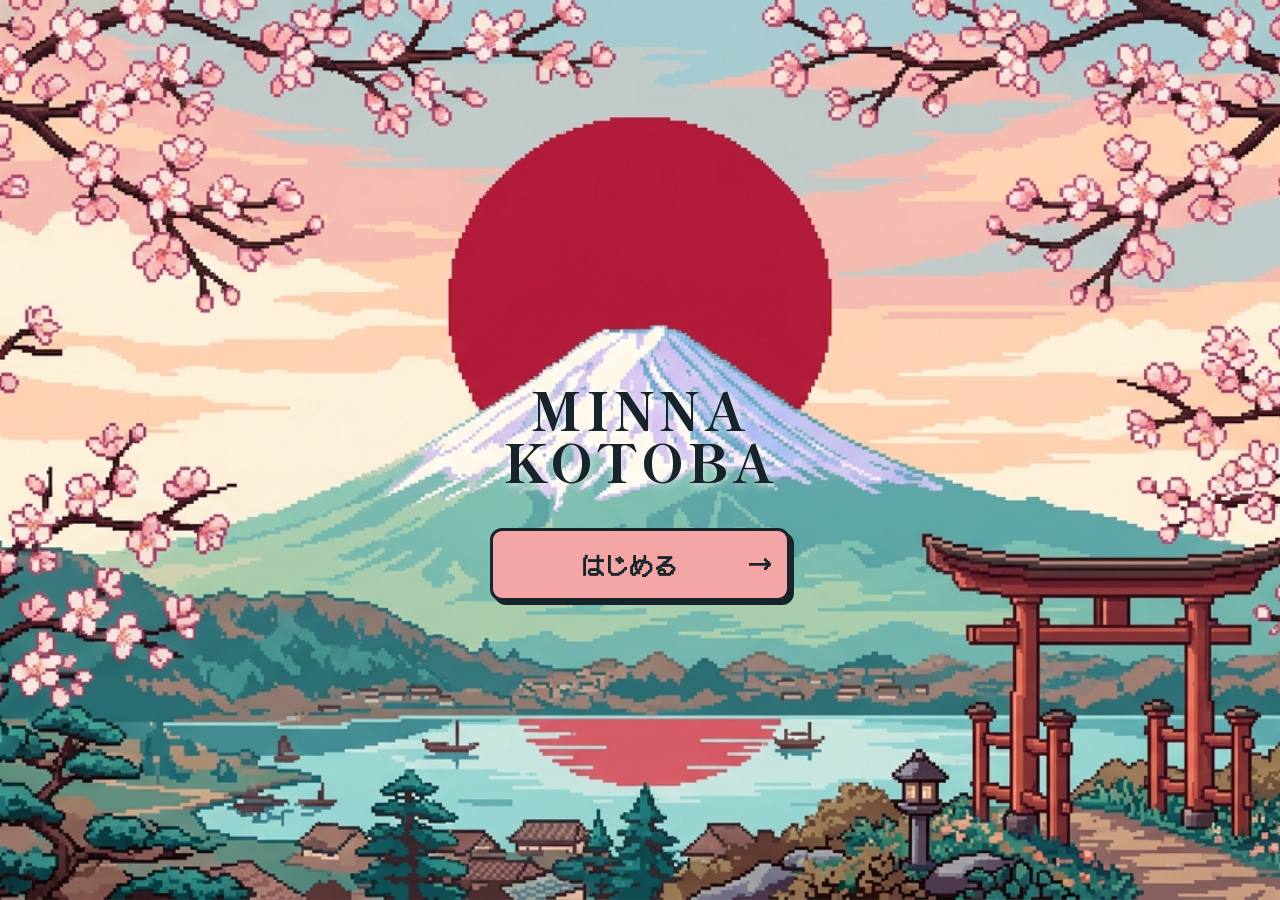
<file: index.html>
<!doctype html>
<html lang="en">
<head>
<meta charset="utf-8">
<meta name="viewport" content="width=device-width,initial-scale=1,viewport-fit=cover">
<meta name="theme-color" content="#b74336">
<title>みんなのことば — Minna Vocabulary Trainer</title>
<link rel="preconnect" href="https://fonts.googleapis.com">
<link rel="preconnect" href="https://fonts.gstatic.com" crossorigin>
<link href="https://fonts.googleapis.com/css2?family=Shippori+Mincho:wght@400;500;600;700;800&family=Noto+Serif+JP:wght@400;500;600;700;900&display=swap" rel="stylesheet">
<link rel="stylesheet" href="css/styles.css?v=2.6">

  <link rel="preload" as="image" href="assets/images/backgrounds/fuji_wide.jpg">
  <link rel="preload" as="image" href="assets/images/backgrounds/bg_home.jpg">
  <link rel="preload" as="image" href="assets/images/backgrounds/bg_learn.jpg">
  <link rel="preload" as="image" href="assets/images/backgrounds/bg_practice.jpg">
  <link rel="preload" as="image" href="assets/images/backgrounds/bg_practice_new.jpg">
  <link rel="preload" as="image" href="assets/images/backgrounds/bg_lesson_1.jpg">
  <link rel="preload" as="image" href="assets/images/backgrounds/bg_lesson_2.jpg">
  <link rel="preload" as="image" href="assets/images/backgrounds/bg_lesson_3.jpg">
  <link rel="preload" as="image" href="assets/images/backgrounds/bg_more.jpg">
  <link rel="preload" as="image" href="assets/images/backgrounds/bg_more_new.jpg">
</head>
<body>
<div class="app-shell">
  <header class="topbar">
    <div class="brand" onclick="showView('home')">
      <div class="brand-text">
        <div class="brand-jp">みんなのことば</div>
        <div class="brand-en">N5 JOURNEY</div>
      </div>
    </div>
    <div class="header-actions">
      <button id="themeBtn" class="icon-btn" aria-label="Toggle theme" onclick="toggleTheme()">🌗</button>
    </div>
  </header>

  <main>

        <section id="welcomeView" class="view">
      <div class="welcome-container" style="display: flex; flex-direction: column; justify-content: center; align-items: center; height: 100vh; background: transparent; overflow: hidden; gap: 40px;">
        
        <div style="text-align: center; position: relative;">
          <h1 style="font-family: 'Shippori Mincho', serif; font-weight: 900; font-size: 52px; line-height: 1; margin: 0; letter-spacing: 4px; color: var(--text-primary); text-transform: uppercase; text-shadow: 0 2px 10px rgba(255,255,255,0.8); position: relative; display: inline-block;">
            MINNA<br>KOTOBA
          </h1>
        </div>

        <div style="padding: 0 40px; text-align: center; display: flex; flex-direction: column; align-items: center; gap: 12px; width: 100%;">
          <button class="primary-btn" onclick="showView('home')" style="width: 100%; max-width: 300px; background: var(--text-primary); color: var(--yellow); border: 2px solid var(--yellow); border-radius: 8px; padding: 16px; font-size: 24px; font-weight: 800; font-family: 'Shippori Mincho', serif; box-shadow: 0 8px 16px rgba(0,0,0,0.4); display: flex; justify-content: space-between; align-items: center; transition: transform 0.2s, box-shadow 0.2s;">
            <span style="flex: 1; text-align: center;">はじめる</span>
            <span>→</span>
          </button>
          
          
        </div>
      </div>
    </section>

    <section id="homeView" class="view">
      <div class="topbar-home">
        <div class="home-title">
          <h1>Minna Kotoba</h1>
          <span class="subtitle">N5 JOURNEY</span>
        </div>
        
      </div>
      
      <div class="dashboard-scroll">
        <!-- Streak Card -->
        <div class="streak-card">
          <div class="streak-content">
            <h2>Keep going!</h2>
            <p id="streakText">🔥 You're on a 0 day streak</p>
          </div>
          <div class="streak-mascot">
             <!-- Placeholder for pixel cat -->
             <div class="pixel-cat-placeholder"></div>
          </div>
        </div>

        <!-- Today's Practice Section -->
        <div class="section-header">
          <h2>Today's Practice</h2>
          </div>
        
        <div class="practice-grid">
          <div class="practice-card bg-green" style="cursor:pointer;" onclick="openCategory('vocab')">
            <div class="card-icon"><img src="assets/images/icons/icon_vocabulary.png" style="width:100%; height:100%; object-fit:contain; image-rendering:pixelated;" alt="Vocabulary"></div>
            <div class="card-jp">語彙</div>
            <div class="card-en">Vocabulary</div>
            <div class="card-progress">
              <div class="progress-bar"><div class="progress-fill" id="barVocab" style="width: 0%;"></div></div>
              <span class="progress-text" id="statVocab">0/0</span>
            </div>
          </div>
          <div class="practice-card bg-pink" style="cursor:pointer;" onclick="openCategory('grammar')">
            <div class="card-icon"><img src="assets/images/icons/icon_grammar.png" style="width:100%; height:100%; object-fit:contain; image-rendering:pixelated;" alt="Grammar"></div>
            <div class="card-jp">文法</div>
            <div class="card-en">Grammar</div>
            <div class="card-progress">
              <div class="progress-bar"><div class="progress-fill" id="barGrammar" style="width: 0%;"></div></div>
              <span class="progress-text" id="statGrammar">0/0</span>
            </div>
          </div>
          <div class="practice-card bg-blue" style="cursor:pointer;" onclick="showView('listening')">
            <div class="card-icon"><img src="assets/images/icons/icon_listening.png" style="width:100%; height:100%; object-fit:contain; image-rendering:pixelated;" alt="Listening"></div>
            <div class="card-jp">聴解</div>
            <div class="card-en">Listening</div>
            <div class="card-progress">
              <div class="progress-bar"><div class="progress-fill" id="barListening" style="width: 0%;"></div></div>
              <span class="progress-text" id="statListening">0/0</span>
            </div>
          </div>
          <div class="practice-card bg-yellow" style="cursor:pointer;" onclick="openCategory('kanji')">
            <div class="card-icon"><img src="assets/images/icons/icon_kanji.png" style="width:100%; height:100%; object-fit:contain; image-rendering:pixelated;" alt="Kanji"></div>
            <div class="card-jp">漢字</div>
            <div class="card-en">Kanji</div>
            <div class="card-progress">
              <div class="progress-bar"><div class="progress-fill" id="barKanji" style="width: 0%;"></div></div>
              <span class="progress-text" id="statKanji">0/0</span>
            </div>
          </div>
        </div>

        <!-- N5 Progress -->
        <div class="section-header" style="margin-top: 24px;">
          <h2>N5 Progress</h2>
          </div>
        <div class="progress-card" style="cursor:pointer;" onclick="showView('lessons')">
          <div class="progress-row">
            <span class="progress-percent" id="n5Percent">0%</span>
            <div class="progress-bar-large"><div class="progress-fill-large" id="n5ProgressBar" style="width: 0%;"></div></div>
            <span class="progress-topics" id="n5Topics">0/0<br>Words</span>
          </div>
        </div>
      </div>
    </section>

    <section id="quizView" class="view">
      <div class="quiz-top">
        <button class="back-btn" onclick="goBack('home')">← Setup</button>
        <button id="quizHideOptionsToggle" class="quiz-toggle-btn" onclick="toggleQuizHideOptions()" title="Toggle hiding options for the entire quiz">
          <span id="hideOptionsIcon">👁️</span>
          <span id="hideOptionsText">Hide options: OFF</span>
        </button>
        <div class="quiz-meta"><span id="quizScope"></span><span id="quizProgress"></span></div>
      </div>
      <div class="progress"><div id="progressBar"></div></div>
      <div class="quiz-card">
        <div id="questionTimerBarWrap" class="question-timer-bar-wrap hidden">
          <div id="questionTimerBar" class="question-timer-bar"></div>
        </div>
        <div class="quiz-card-header" style="display: flex; justify-content: space-between; align-items: center; width: 100%; align-self: stretch; margin-bottom: 12px;">
          <div class="quiz-label" id="quizDirection" style="margin: 0; text-align: left;"></div>
          <div id="quizTimerBadge" class="quiz-timer-badge" onclick="toggleQuizTimerMode()" style="cursor: pointer; margin-left: auto;" title="Question timer (click to cycle 10s / 5s / Off)">
            <span class="timer-icon">⏱️</span>
            <span id="quizTimerText">10s</span>
          </div>
        </div>
        <div id="question" class="question"></div>
        <div id="mcqRevealArea" class="mcq-reveal-area hidden">
          <div class="reveal-card">
            <div class="reveal-badge">Active Recall</div>
            <p class="reveal-desc">Options are hidden for this quiz. Think of the answer first!</p>
            <button id="revealOptionsBtn" class="primary-btn reveal-btn" onclick="revealOptions()">
              <span>👁️ Reveal Answer</span>
              <kbd class="reveal-kbd">Space</kbd>
            </button>
          </div>
        </div>
        <div id="mcqGrid" class="mcq-grid"></div>
        <div id="fillArea" class="fill-area hidden">
          <input type="text" id="fillInput" class="fill-input" placeholder="Type your answer…" autocomplete="off" spellcheck="false">
          <div id="fillFeedback" class="fill-feedback hidden"></div>
        </div>
        <div class="answer-actions hidden" id="nextAction" style="justify-content:center; display:flex; gap:12px;">
          <button id="wrongBtn" class="secondary-btn hidden" style="color: var(--error, #C96B63); border-color: var(--error, #C96B63);" onclick="confirmRevealedAnswer(false)">✗ Missed</button>
          <button id="nextBtn" class="primary-btn">Next →</button>
        </div>
        <div id="lessonTag" class="lesson-tag"></div>
      </div>
      <div class="quiz-tip" id="quizTip">Use <kbd>↑</kbd><kbd>↓</kbd><kbd>←</kbd><kbd>→</kbd> to navigate · <kbd>Enter</kbd> to select · <kbd>Space</kbd> for next</div>
    </section>

    <section id="resultsView" class="view">
      <div class="page-head"><div><div class="eyebrow">SESSION COMPLETE</div><h1>Results</h1></div></div>
      <div class="quiz-card" style="min-height: auto;">
        <div id="resultsSummary" style="width: 100%;"></div>
        <div class="answer-actions" style="justify-content:center; gap: 16px; margin-top: 30px;">
          <button class="secondary-btn" onclick="showView('vocabulary')">Back to Vocabulary</button>
          <button class="secondary-btn" onclick="startPractice()">Practice Again</button>
          <button id="btnReviewWrong" class="primary-btn" onclick="reviewWrongAnswers()">Review Wrong Answers</button>
        </div>
      </div>
    </section>

    <section id="lessonsView" class="view">
      <div class="page-head"><div><div class="eyebrow">LESSON INDEX</div><h1>Vocabulary by lesson</h1></div><div id="totalVocab" class="big-number"></div></div>
      <div id="lessonGrid" class="lesson-grid"></div>
    </section>

    <section id="lessonDetailView" class="view">
      <div class="quiz-top"><button class="back-btn" onclick="goBack('lessons')">← Lessons</button><button id="detailPractice" class="primary-btn compact">Practice lesson →</button></div>
      <div class="controls-grid" style="margin-top:0; grid-template-columns: auto 1fr;">
        <label>Pronunciation
          <select id="speechRate" onchange="saveSpeechRate()">
            <option value="1.0">Normal</option>
            <option value="0.7">Slow</option>
          </select>
        </label>
        <div style="display:flex; gap:10px; align-items:flex-end; flex-wrap:wrap;">
          <button id="btnPlayLesson" class="secondary-btn" onclick="playLesson()"><span style="font-size:16px;margin-right:5px;">🔊</span> Play lesson</button>
          <button id="btnPauseLesson" class="secondary-btn hidden" onclick="pauseLesson()">⏸ Pause</button>
          <button id="btnStopLesson" class="secondary-btn hidden" onclick="stopLesson()">■ Stop</button>
          <span id="lessonCompleteMsg" style="color:var(--red); font-size:14px; font-weight:bold; margin-bottom:12px; display:none;">Lesson complete</span>
        </div>
      </div>
      <div id="detailHeader" class="detail-header"></div>
      <div id="lessonSelectionControls" style="display:flex; justify-content:space-between; align-items:center; margin-bottom: 12px; font-size: 13px;">
        <div>
          <button type="button" class="nav-btn compact" onclick="selectAllInLesson()">Select All</button>
          <button type="button" class="nav-btn compact" onclick="clearLessonSelection()">Clear Selection</button>
        </div>
        <div id="desktopFocusAction" class="hidden" style="display:flex; gap:8px;">
          <button id="desktopRemoveFocusBtn" type="button" class="secondary-btn compact" style="color:var(--red); border-color:var(--red);" onclick="removeSelectionFromFocus()">- Remove</button>
          <button id="desktopAddFocusBtn" type="button" class="primary-btn compact" onclick="addSelectionToFocus()">+ Add to Focus (<span class="sel-count">0</span>)</button>
        </div>
      </div>
      <div id="vocabTable" class="vocab-table" style="padding-bottom: 80px;"></div>
          </section>

    <section id="kaiwaView" class="view">
      <div class="page-head"><div><div class="eyebrow">会話 • CONVERSATION</div><h1>Kaiwa library</h1><p>Kept separate from the regular vocabulary pool.</p></div></div>
      <div id="kaiwaGrid" class="kaiwa-grid"></div>
    </section>
    <section id="reviewView" class="view">
      <div class="page-head" style="margin-bottom: 20px;">
        <div>
          <div class="eyebrow">WRONG ANSWERS</div>
          <h1>Review</h1>
        </div>
        <div id="wrongStats" class="big-number"></div>
      </div>
      
      <div class="panel setup" style="margin-bottom: 40px;" id="reviewSetupPanel">
        <div class="section-head"><div><span class="kicker">PRACTICE</span><h2>Practice Wrong Answers</h2></div><span id="wrongPoolCount" class="count-pill"></span></div>
        <div class="controls-grid" id="reviewControls">
          <label>Scope
            <select id="reviewScopeMode">
              <option value="lesson">Single lesson</option>
              <option value="range">Lesson range</option>
              <option value="all">All wrong answers</option>
            </select>
          </label>
          <label id="reviewLessonFromWrap">Lesson
            <select id="reviewLessonFrom"></select>
          </label>
          <label id="reviewLessonToWrap" class="hidden">To lesson
            <select id="reviewLessonTo"></select>
          </label>
          <button id="startReviewBtn" class="primary-btn" style="margin-top:auto; height:44px;">Start Review →</button>
        </div>
        <div class="clear-btn-wrap">
          <button id="clearWrongBtn" class="secondary-btn compact" style="color:var(--red); border-color:var(--red2);">Clear Wrong Answers</button>
        </div>
      </div>

      <div id="wrongListContainer"></div>
    </section>

    <section id="focusView" class="view">
      <div class="page-head" style="margin-bottom: 20px;">
        <div>
          <div class="eyebrow">YOUR WORDS</div>
          <h1>Focus Words</h1>
        </div>
        <div id="focusStats" class="big-number">0</div>
      </div>
      
      <div class="panel setup" style="margin-bottom: 40px;" id="focusSetupPanel">
        <div class="section-head"><div><span class="kicker">PRACTICE</span><h2>Practice Focus Words</h2></div></div>
        <div class="controls-grid" style="grid-template-columns: 1fr;">
          <button id="startFocusBtn" class="primary-btn" onclick="startFocusPractice()" style="height:44px; width:100%;">Start Focus Practice ?</button>
        </div>
        <div class="clear-btn-wrap">
          <button onclick="confirmClearFocus()" class="secondary-btn compact" style="color:var(--red); border-color:var(--red2);">Clear All Focus Words</button>
        </div>
      </div>

      <div id="focusListContainer"></div>
    </section>
  
    <section id="practiceSetupView" class="view">
      <div class="page-head"><div><div class="eyebrow">CUSTOM PRACTICE</div><h1>Practice Setup</h1></div></div>
      <div class="panel setup">
        <div class="section-head">
          <div><span class="kicker">01</span><h2>Choose your practice</h2></div>
          <div style="display:flex; align-items:center; gap:8px;">
            <span id="poolCount" class="count-pill"></span>
            <button id="clearScopeBtn" class="secondary-btn compact hidden" style="font-size:12px; padding:4px 8px; color:var(--red); border-color:var(--red2);" type="button"></button>
          </div>
        </div>
        <div class="controls-grid">
          <label>Scope
            <select id="scopeMode">
              <option value="lesson">Single lesson</option>
              <option value="range">Lesson range</option>
              <option value="all">All available lessons</option>
              <option value="focus">Focus Words</option>
              <option value="review">Review</option>
            </select>
          </label>
          <label id="lessonFromWrap">Lesson
            <select id="lessonFrom"></select>
          </label>
          <label id="lessonToWrap" class="hidden">To lesson
            <select id="lessonTo"></select>
          </label>
          <label>Question direction
            <select id="direction">
              <option value="mixed">Mixed — Japanese ↔ English</option>
              <option value="jp-en" selected>Japanese → English</option>
              <option value="en-jp">English → Japanese</option>
            </select>
          </label>
          <label>Session size
            <select id="sessionSize">
              <option value="10">10 questions</option>
              <option value="20">20 questions</option>
              <option value="30">30 questions</option>
              <option value="all" selected>All in pool</option>
            </select>
          </label>
          <label>Quiz type
            <select id="quizType">
              <option value="mcq" selected>Multiple Choice</option>
              <option value="fill">Fill in the Blank</option>
            </select>
          </label>
          <label id="mcqOptionsWrap">MCQ Options
            <select id="mcqHideOptions">
              <option value="show">Show options</option>
              <option value="hide" selected>Hide options (entire quiz)</option>
            </select>
          </label>
          <label id="timerWrap">Question Timer
            <select id="questionTimer" onchange="saveTimerSetting()">
              <option value="10" selected>10 seconds</option>
              <option value="5">5 seconds</option>
              <option value="0">Off (No timer)</option>
            </select>
          </label>
        </div>
        <button id="startBtn" class="primary-btn">Start practice <span>→</span></button>
      </div>
    </section>
    
  
    <section id="mockTestView" class="view">
      <div class="page-head"><div><div class="eyebrow">MOCK TESTS</div><h1>N5 Practice Exam</h1></div></div>
      
      <div class="panel" style="max-width: 1000px; width: 100%; margin: 0 auto; background: transparent; box-shadow: none; padding: 0;">
        
        <!-- Giant Scroll Container -->
        <div class="mock-scroll-container">
          <div class="scroll-roller top-roller"></div>
          
          <div class="scroll-paper">
            
            <div id="mockLibraryContent">
              <div class="mock-lib-header" style="text-align: center; margin-bottom: 24px;">
                <h2 style="margin: 0; font-size: 28px; color: #5D3A1A; font-family: 'Noto Serif JP', serif;">巻物 MOCK TEST LIBRARY</h2>
                <p style="margin: 8px 0 16px 0; font-size: 14px; color: #5D3A1A; opacity: 0.8;">Choose a parchment to begin your trial</p>
                
                <div class="mock-filters" style="justify-content: center;">
                  <button class="mock-filter-btn active" onclick="setMockFilter('all')">All</button>
                  <button class="mock-filter-btn" onclick="setMockFilter('full-mock')">Full Mock</button>
                  <button class="mock-filter-btn" onclick="setMockFilter('with-listening')">With Listening</button>
                  <button class="mock-filter-btn" onclick="setMockFilter('official')">Official JLPT</button>
                  <button class="mock-filter-btn" onclick="setMockFilter('practice')">Practice</button>
                </div>
              </div>
              
              <div id="mockTestList" class="mock-test-grid">
                <!-- Dynamically populated by renderMockTests() -->
              </div>
            </div>

            <!-- In-App Web Browser Overlay (Hidden by default) -->
            <div id="mockInAppBrowser" style="display: none;">
              <div class="browser-header">
                <button class="browser-close-btn" onclick="closeMockBrowser()">✖ Close</button>
                <div class="browser-url-bar" id="browserUrlBar">https://...</div>
                <button class="browser-action-btn" id="browserAltAction" style="display:none;" onclick="openAltAnswerKey()">Answer Key</button>
              </div>
              <iframe id="mockIframe" class="browser-iframe" src="" frameborder="0" allowfullscreen></iframe>
            </div>

          </div>
          
          <div class="scroll-roller bottom-roller"></div>
        </div>
      </div>
    </section>

  
    <section id="moreView" class="view">
      <div class="page-head"><div><h1>More</h1></div></div>
      <div style="display:flex; flex-direction:column; gap:10px; max-width:320px;">
        <button class="practice-card bg-pink" onclick="reviewWrongAnswers()" style="cursor:pointer; border:none; padding:12px 20px; border-radius:12px; justify-content:center;">
          <div class="card-en" style="font-size:14px;">Review Wrong Answers</div>
        </button>
        <button class="practice-card bg-green" onclick="openFocusPractice()" style="cursor:pointer; border:none; padding:12px 20px; border-radius:12px; justify-content:center;">
          <div class="card-en" style="font-size:14px;">Focus Words</div>
        </button>
        <button class="practice-card bg-yellow" onclick="toggleTheme()" style="cursor:pointer; border:none; padding:12px 20px; border-radius:12px; justify-content:center;">
          <div class="card-en" style="font-size:14px;">Toggle Dark Mode</div>
        </button>
      </div>
    </section>

    <section id="listeningView" class="view">
      <div class="theater-background-container">
        <div class="theater-scale-box">
          <div class="cinema-screen-overlay" id="cinemaScreen">
             <div class="video-placeholder" id="videoPlaceholder">
                <img src="assets/images/icons/nav_icon_listening.png" alt="Listening" style="width:48px; height:48px; image-rendering:pixelated; margin-bottom: 12px;">
                <h2 style="font-family:'DotGothic16'; color:#F7F1E7; font-size: 20px; margin-bottom: 4px; text-shadow: 2px 2px 0 #000;">Minna Kotoba</h2>
                <p style="font-family:'DotGothic16'; color:#F3D99B; font-size: 14px; text-shadow: 1px 1px 0 #000;" id="videoLoadingText">Loading Player...</p>
             </div>
             
             <!-- YouTube Container -->
             <div id="youtubeContainer" class="video-viewport" style="display: none;"></div>
             
             <!-- Offline Overlay -->
             <div id="offlineOverlay" class="offline-overlay hidden">
                <div class="offline-content" style="text-align: center; animation: breathe 3s infinite ease-in-out;">
                    <span style="font-size: 40px; margin-bottom: 10px; display: block;">📡</span>
                    <h3 style="font-family:'DotGothic16'; color:#F7F1E7; font-size: 24px; text-shadow: 2px 2px 0 #000; margin: 0 0 10px 0;">NO INTERNET CONNECTION</h3>
                    <p style="color:#F3D99B; font-size: 14px; font-weight: 700; margin: 0 0 20px 0;">Connect to the internet to play<br>listening practice.</p>
                    <button class="primary-btn compact" onclick="retryConnection()" style="pointer-events: auto;">RETRY</button>
                </div>
             </div>
          </div>
        </div>
      </div>

      <!-- Playlist Ribbon Navigation -->
      <div id="playlist-nav" class="playlist-nav">
        <div class="playlist-overlay" onclick="document.getElementById('playlist-nav').classList.remove('open')"></div>
        <div class="playlist-container">
          <div class="playlist-string-horizontal"></div>
          <button class="playlist-tag" onclick="document.getElementById('playlist-nav').classList.toggle('open')">
            <span class="playlist-cord">═</span>
            <div class="playlist-body">
              <span>曲</span>
            </div>
          </button>
          <div class="playlist-tray">
            <div class="sidebar-list" id="playlistItems">
              <!-- Dynamically populated -->
            </div>
          </div>
        </div>
      </div>
    </section>


    <div id="omamori-nav" class="omamori-nav">
    <div class="omamori-overlay" onclick="toggleOmamoriNav()"></div>
    <div class="omamori-container">
      <button id="omamori-tag" class="omamori-tag" aria-expanded="false" aria-label="Toggle Navigation" onclick="toggleOmamoriNav()">
        <div class="omamori-cord">
          <div class="omamori-knot">🎀</div>
          <div class="omamori-bell">🔔</div>
        </div>
        <div class="omamori-body">🌸</div>
      </button>
      <nav id="omamori-tray" class="omamori-tray" aria-hidden="true">
        <div class="omamori-header">
          <span class="omamori-header-title">MINNA KOTOBA</span>
          <div class="omamori-header-decor">✿</div>
        </div>
        <ul class="omamori-menu">
          <li>
            <button class="omamori-btn" data-view="home" onclick="showView('home'); toggleOmamoriNav();">
              <div class="omamori-icon-wrapper"><img src="assets/images/icons/icon_home.png" class="omamori-icon" alt="Home"></div>
              <div class="omamori-label">
                <span class="jp">ホーム</span>
                <span class="en">HOME</span>
              </div>
            </button>
          </li>
          <li>
            <button class="omamori-btn" data-view="lessons" onclick="showView('lessons'); toggleOmamoriNav();">
              <div class="omamori-icon-wrapper"><img src="assets/images/icons/icon_lessons.png" class="omamori-icon" alt="Lessons"></div>
              <div class="omamori-label">
                <span class="jp">レッスン</span>
                <span class="en">LESSONS</span>
              </div>
            </button>
          </li>
          <li>
            <button class="omamori-btn" data-view="vocabulary" onclick="showView('vocabulary'); toggleOmamoriNav();">
              <div class="omamori-icon-wrapper"><img src="assets/images/icons/icon_vocabulary.png" class="omamori-icon" alt="Vocabulary"></div>
              <div class="omamori-label">
                <span class="jp">語彙</span>
                <span class="en">VOCABULARY</span>
              </div>
            </button>
          </li>
          <li>
            <button class="omamori-btn" data-view="grammar" onclick="showView('grammar'); toggleOmamoriNav();">
              <div class="omamori-icon-wrapper"><img src="assets/images/icons/icon_grammar.png" class="omamori-icon" alt="Grammar"></div>
              <div class="omamori-label">
                <span class="jp">文法</span>
                <span class="en">GRAMMAR</span>
              </div>
            </button>
          </li>
          <li>
            <button class="omamori-btn" data-view="kanji" onclick="showView('kanji'); toggleOmamoriNav();">
              <div class="omamori-icon-wrapper"><img src="assets/images/icons/icon_kanji.png" class="omamori-icon" alt="Kanji"></div>
              <div class="omamori-label">
                <span class="jp">漢字</span>
                <span class="en">KANJI</span>
              </div>
            </button>
          </li>
          <li>
            <button class="omamori-btn" data-view="listening" onclick="showView('listening'); toggleOmamoriNav();">
              <div class="omamori-icon-wrapper"><img src="assets/images/icons/icon_listening.png" class="omamori-icon" alt="Listening"></div>
              <div class="omamori-label">
                <span class="jp">聴解</span>
                <span class="en">LISTENING</span>
              </div>
            </button>
          </li>
          <li>
            <button class="omamori-btn" data-view="mockTest" onclick="showView('mockTest'); toggleOmamoriNav();">
              <div class="omamori-icon-wrapper"><img src="assets/images/icons/icon_mocktest.png" class="omamori-icon" alt="Mock Tests"></div>
              <div class="omamori-label">
                <span class="jp">模擬試験</span>
                <span class="en">MOCK TESTS</span>
              </div>
            </button>
          </li>
        </ul>
      </nav>
    </div>
  </div>

    <section id="grammarView" class="view">
      <div class="topbar-home">
        <div class="home-title">
          <h1>文法</h1>
          <span class="subtitle">GRAMMAR</span>
        </div>
      </div>
      
      <div class="dashboard-scroll">
        <div class="streak-card" style="background: var(--green); border-color: #17252A; color: #fff;">
          <div class="streak-content">
            <h2 style="color: var(--yellow);">Learn Japanese grammar step by step.</h2>
            <p style="color: #fff;">Master all 25 lessons of foundational N5 grammar.</p>
          </div>
        </div>

        <div class="section-header">
          <h2>Grammar Lessons</h2>
          </div>
        <div class="practice-grid" id="grammarLessonGrid">
          <!-- Populated by JS -->
        </div>

        <div class="section-header" style="margin-top:24px;">
          <h2>Grammar Practice</h2>
          </div>
        <div class="practice-grid">
          <div class="practice-card" style="background: var(--yellow);" onclick="startGrammarTest('quick')">
            <div class="card-icon">⚡</div>
            <div class="card-en" style="color:var(--text-primary);">Quick Test</div>
          </div>
          <div class="practice-card" style="background: var(--pink);" onclick="startGrammarTest('mixed')">
            <div class="card-icon">🔀</div>
            <div class="card-en" style="color:var(--text-primary);">Mixed Test</div>
          </div>
          <div class="practice-card" style="background: var(--blue);" onclick="startGrammarTest('weak')">
            <div class="card-icon">🎯</div>
            <div class="card-en" style="color:var(--text-primary);">Weak Areas</div>
          </div>
        </div>
        <div style="height: 120px;"></div>
      </div>
    </section>

    <section id="kanjiView" class="view">
      <div class="topbar-home">
        <div class="home-title">
          <h1>漢字</h1>
          <span class="subtitle">KANJI</span>
        </div>
      </div>
      
      <div class="dashboard-scroll">
        <div class="streak-card" style="background: var(--text-primary); border-color: var(--yellow); color: #fff;">
          <div class="streak-content">
            <h2 style="color: var(--yellow);">Learn 320 foundational kanji step by step.</h2>
            <p style="color: #fff;">Kanji Journey</p>
          </div>
        </div>

        <div class="section-header">
          <h2>Units</h2>
          </div>
        <div class="practice-grid" id="kanjiUnitGrid">
          <!-- Populated by JS -->
        </div>

        <div class="section-header" style="margin-top:24px;">
          <h2>Kanji Practice</h2>
          </div>
        <div class="practice-grid">
          <div class="practice-card" style="background: var(--yellow);" onclick="startKanjiTest('quick')">
            <div class="card-icon">⚡</div>
            <div class="card-en" style="color:var(--text-primary);">Quick Test</div>
          </div>
          <div class="practice-card" style="background: var(--pink);" onclick="startKanjiTest('mixed')">
            <div class="card-icon">🔀</div>
            <div class="card-en" style="color:var(--text-primary);">Mixed Test</div>
          </div>
          <div class="practice-card" style="background: var(--green);" onclick="startKanjiTest('n5')">
            <div class="card-icon">🗻</div>
            <div class="card-en" style="color:var(--text-primary);">Full N5 Challenge</div>
          </div>
        </div>
        <div style="height: 120px;"></div>
      </div>
    </section>

  </main>

  

    

</div>
<script src="js/app.js?v=2.6"></script>
</body>
</html>
</file>
<file: css/styles.css>
/* --- GLOBAL BACKGROUNDS & DESKTOP FRAME --- */
@import url('https://fonts.googleapis.com/css2?family=DotGothic16&display=swap');

body {
    font-family: 'Shippori Mincho', 'Noto Serif JP', serif !important;
    background-color: #1a1a1a;
    margin: 0;
    padding: 0;
    overflow: hidden;
}

/* Desktop Layout Rules */
@media (min-width: 768px) {
    body {
        width: 100vw !important;
        height: 100vh !important;
        overflow-y: auto !important;
        overflow-x: hidden !important;
    }
    .app-shell {
        display: block !important;
        width: 100% !important;
        min-height: 100vh !important;
        height: auto !important;
        margin: 0 !important;
        padding: 0 5vw 90px 5vw !important;
        overflow: visible !important;
        max-width: 100% !important;
        border-radius: 0 !important;
        border: none !important;
        box-shadow: none !important;
        box-sizing: border-box !important;
    }
    body.welcome-active {
        overflow: hidden !important;
    }
    body.welcome-active .app-shell {
        overflow: hidden !important;
        padding: 0 !important;
        height: 100vh !important;
    }
    main {
        overflow-y: auto !important;
        overflow-x: hidden !important; /* No scrolling on desktop */
        height: 100%;
        width: 100%;
    }
    
    /* Make content horizontally centered and reasonably sized on desktop */
    #homeView { max-width: 600px; margin: 0 auto; }
    #welcomeView .welcome-container { max-width: 800px; margin: 0 auto; }
}

/* Page Backgrounds */
body {
    transition: background-image 0.3s ease;
    background-size: cover !important;
    background-position: center !important;
    background-repeat: no-repeat !important;
    background-attachment: fixed !important;
}
body.welcome-active { background-image: url('../assets/images/backgrounds/fuji_wide.jpg') !important; }
body.welcome-active #omamori-nav { display: none !important; }
body.home-active { background-image: url('../assets/images/backgrounds/bg_home.jpg') !important; }
body.lessons-active { background-image: url('../assets/images/backgrounds/bg_learn.jpg') !important; }
body.practiceSetup-active { background-image: url('../assets/images/backgrounds/bg_practice_new.jpg') !important; }
body.vocabulary-active { background-image: url('../assets/images/backgrounds/bg_practice_new.jpg') !important; }
body.grammar-active { background-image: url('../assets/images/backgrounds/bg_grammar.jpg') !important; background-position: bottom center !important; background-size: cover !important; }
body.kanji-active { background-image: url('../assets/images/backgrounds/bg_kanji.jpg') !important; background-position: bottom center !important; background-size: cover !important; }
body.listening-active { background: #17252A !important; }
body.mockTest-active { background-image: url('../assets/images/backgrounds/bg_practice.jpg') !important; }
body.more-active { background-image: url('../assets/images/backgrounds/bg_more_new.jpg') !important; background-position: bottom right !important; background-size: cover !important; }
body.quiz-active { background-image: url('../assets/images/backgrounds/bg_practice_new.jpg') !important; }

/* Make App Shell completely transparent to show body background */
.app-shell { background: transparent !important; }


/* Ensure views are transparent so background shows */
.view, main, #homeView {
    background: transparent !important;
}


/* Make text readable against backgrounds */
.home-title h1, .home-title .subtitle, .section-header h2, .section-header .chevron {
    text-shadow: 2px 2px 0px rgba(247, 241, 231, 1), -1px -1px 0px rgba(247, 241, 231, 1), 1px -1px 0px rgba(247, 241, 231, 1), -1px 1px 0px rgba(247, 241, 231, 1), 1px 1px 0px rgba(247, 241, 231, 1);
}

ï»¿* {
    box-sizing: border-box
}
:root {
    --bg-primary: #F7F1E7;
    --surface: #FCF8EF;
    --surface-soft: #F3EBDD;

    --text-primary: #17252A;
    --text-secondary: #66706D;
    --text-muted: #8A918C;

    --green: #21483D;
    --green-soft: #C9DCC7;

    --pink: #F4A6A6;
    --peach: #F6D9B8;
    --blue: #C9DCE4;
    --yellow: #F3D99B;

    --border: #D8D0C3;
    --border-strong: #BDB3A6;

    --success: #6E9D78;
    --warning: #D39A4A;
    --error: #C96B63;
    
    --shadow: 4px 4px 0px rgba(29, 45, 58, 0.1);
    --radius: 8px;
}

[data-theme=dark] {
    --bg-primary: #17211F;
    --surface: #20302C;
    --surface-soft: #283833;

    --text-primary: #F7F1E7;
    --text-secondary: #C2CBC5;
    --text-muted: #909C95;

    --green: #81c995;
    --green-soft: #334B41;

    --pink: #F4A6A6;
    --peach: #D8B58E;
    --blue: #A9C4CE;
    --yellow: #D8BA70;

    --border: #40514B;
    --border-strong: #566760;

    --success: #6E9D78;
    --warning: #D39A4A;
    --error: #C96B63;

    --shadow: 4px 4px 0px rgba(0, 0, 0, 0.25);
    --radius: 8px;
}

body {
    margin: 0;
    background: var(--bg-primary);
    color: var(--text-primary);
    font-family: "Quicksand", "Noto Sans JP", sans-serif;
    transition: .2s
}
body:before {
    content: "";
    position: fixed;
    inset: 0;
    pointer-events: none;
    opacity: .16;
    background-image: radial-gradient(#a88b61 .6px, transparent .6px);
    background-size: 9px 9px;
    mask-image: linear-gradient(to bottom, rgba(0, 0, 0, .5), transparent 80%)
}
button,
select {
    font: inherit;
    color: inherit;
}
button {
    cursor: pointer
}
.app-shell {
    max-width: 1180px;
    margin: auto;
    padding: 0 24px;
    min-height: 100vh
}
.topbar {
    height: 76px;
    display: flex;
    align-items: center;
    justify-content: space-between;
    border-bottom: 1px solid var(--border);
    position: sticky;
    top: 0;
    background: color-mix(in srgb, var(--bg-primary) 94%, transparent);
    backdrop-filter: blur(14px);
    z-index: 5
}
.brand {
    display: flex;
    align-items: center;
    gap: 11px;
    cursor: pointer
}
.brand-mark {
    width: 40px;
    height: 40px;
    border-radius: 50%;
    display: grid;
    place-items: center;
    background: var(--pink);
    color: white;
    font-family: "Noto Sans JP";
    font-weight: 800;
    box-shadow: 0 5px 15px #b7433630
}
.brand-jp {
    font-family: "Noto Sans JP";
    font-weight: 800;
    letter-spacing: .03em
}
.brand-en {
    font-size: 9px;
    letter-spacing: .17em;
    color: var(--text-secondary);
    font-weight: 700
}
nav {
    display: flex;
    gap: 5px
}
.nav-btn {
    border: 0;
    background: transparent;
    color: var(--text-secondary);
    padding: 9px 13px;
    border-radius: 10px;
    font-weight: 700
}
.nav-btn.active,
.nav-btn:hover {
    background: var(--surface-soft);
    color: var(--text-primary)
}
.icon-btn {
    width: 36px;
    height: 36px;
    border-radius: 50%;
    border: 1px solid var(--border);
    background: var(--surface);
    color: var(--text-primary)
}
main {
    padding: 42px 0
}
.view {
    display: none
}
.view.active {
    display: block;
    animation: viewFadeIn 0.35s cubic-bezier(0.2, 0.8, 0.2, 1) forwards;
}

@keyframes viewFadeIn {
    0% { opacity: 0; transform: translateY(10px); }
    100% { opacity: 1; transform: translateY(0); }
}

@supports (view-transition-name: root) {
    .view.active {
        animation: none !important;
    }
}
.hero {
    display: flex;
    justify-content: space-between;
    align-items: center;
    gap: 40px;
    padding: 22px 4px 36px
}
.eyebrow,
.kicker {
    font-size: 11px;
    letter-spacing: .18em;
    font-weight: 800;
    color: var(--pink)
}
h1 {
    font-size: clamp(38px, 5vw, 62px);
    line-height: 1.02;
    margin: 10px 0 18px;
    letter-spacing: -.04em
}
h1 span {
    font-family: "Noto Sans JP";
    font-size: .62em;
    color: var(--pink)
}
.hero p,
.page-head p {
    max-width: 650px;
    color: var(--text-secondary);
    line-height: 1.65;
    margin: 0
}
.hero-seal {
    width: 130px;
    height: 130px;
    border: 1px solid var(--border);
    border-radius: 50%;
    display: grid;
    place-items: center;
    position: relative;
    background: var(--surface);
    box-shadow: var(--shadow);
    flex: none
}
.hero-seal:before,
.hero-seal:after {
    content: "";
    position: absolute;
    border: 1px solid var(--yellow);
    border-radius: 50%
}
.hero-seal:before {
    inset: 10px
}
.hero-seal:after {
    inset: 17px;
    border-color: var(--pink)
}
.hero-seal span {
    font-family: "Noto Sans JP";
    font-size: 46px;
    font-weight: 800;
    z-index: 1
}
.hero-seal small {
    position: absolute;
    bottom: 25px;
    background: var(--surface);
    padding: 0 7px;
    font-family: "Noto Sans JP";
    z-index: 2
}
.panel {
    background: var(--surface);
    border: 1px solid var(--border);
    border-radius: 22px;
    box-shadow: var(--shadow);
    padding: 25px
}
.section-head,
.page-head,
.quiz-top,
.answer-actions {
    display: flex;
    align-items: center;
    justify-content: space-between;
    gap: 16px
}
.section-head h2 {
    margin: 4px 0 0;
    font-size: 22px
}
.count-pill,
.lesson-tag {
    font-size: 12px;
    background: var(--pink);
    color: var(--yellow);
    padding: 6px 12px;
    border-radius: 8px;
    border: 2px solid var(--text-primary);
    box-shadow: 2px 2px 0 var(--text-primary);
    font-weight: 800;
}
.controls-grid {
    display: grid;
    grid-template-columns: repeat(5, 1fr);
    gap: 13px;
    margin: 24px 0
}
.controls-grid label {
    display: flex;
    flex-direction: column;
    gap: 8px;
    font-size: 11px;
    color: var(--yellow);
    background: var(--pink);
    font-weight: 800;
    text-transform: uppercase;
    letter-spacing: .06em;
    padding: 10px 12px;
    border-radius: 10px;
    border: 2px solid var(--text-primary);
    box-shadow: 2px 2px 0 var(--text-primary);
}
.controls-grid select {
    height: 44px;
    border: 2px solid var(--text-primary) !important;
    border-radius: 8px;
    padding: 0 12px;
    background: var(--yellow) !important;
    color: var(--text-primary) !important;
    font-family: 'DotGothic16', sans-serif !important;
    font-weight: 800 !important;
    outline: none;
    box-shadow: 2px 2px 0 var(--text-primary) !important;
}
select option {
    background: #F3D99B !important;
    color: #17252A !important;
    font-family: 'DotGothic16', sans-serif !important;
    font-weight: 700 !important;
}
.primary-btn,
.secondary-btn,
.back-btn {
    border-radius: 11px;
    padding: 12px 16px;
    border: 1px solid transparent;
    font-weight: 800
}
.primary-btn {
    background: var(--pink) !important;
    color: var(--text-primary) !important;
    border: 3px solid var(--text-primary) !important;
    border-radius: 12px !important;
    font-family: 'DotGothic16', sans-serif !important;
    font-weight: 800 !important;
    box-shadow: 4px 4px 0px var(--text-primary) !important;
}
.primary-btn:hover {
    background: var(--yellow) !important;
    color: var(--text-primary) !important;
    transform: translate(2px, 2px) !important;
    box-shadow: 2px 2px 0px var(--text-primary) !important;
}
.secondary-btn {
    background: var(--surface-soft);
    color: var(--text-primary);
    border-color: var(--border)
}
.back-btn {
    background: transparent;
    color: var(--text-secondary);
    padding-left: 0
}
.compact {
    padding: 9px 13px
}
.hidden {
    display: none !important
}
.quiz-top {
    margin-bottom: 12px
}
.quiz-meta {
    display: flex;
    align-items: center;
    gap: 10px;
    margin-left: auto;
}

#quizProgress {
    display: inline-flex;
    align-items: center;
    gap: 6px;
    background: rgba(253, 251, 247, 0.95);
    color: var(--text-primary);
    font-size: 13.5px;
    font-weight: 800;
    font-family: 'Shippori Mincho', 'Noto Serif JP', serif;
    padding: 6px 14px;
    border-radius: 999px;
    border: 2px solid var(--border);
    box-shadow: 0 4px 12px rgba(0, 0, 0, 0.15), 2px 2px 0px rgba(0, 0, 0, 0.08);
    white-space: nowrap;
    letter-spacing: 0.04em;
    backdrop-filter: blur(8px);
    transition: transform 0.2s ease, border-color 0.2s ease;
}

#quizProgress::before {
    content: "QUESTION ";
    font-size: 10.5px;
    font-weight: 900;
    letter-spacing: 0.12em;
    color: var(--pink);
    margin-right: 2px;
}

[data-theme=dark] #quizProgress {
    background: rgba(30, 30, 30, 0.95);
    border-color: rgba(255, 255, 255, 0.25);
    color: #fff;
    box-shadow: 0 4px 12px rgba(0, 0, 0, 0.4), 2px 2px 0px rgba(0, 0, 0, 0.3);
}

[data-theme=dark] #quizProgress::before {
    color: #F472B6;
}

#quizScope {
    display: inline-flex;
    align-items: center;
    background: rgba(253, 251, 247, 0.92);
    color: var(--text-secondary);
    font-size: 12px;
    font-weight: 700;
    padding: 6px 12px;
    border-radius: 999px;
    border: 1.5px solid var(--line);
    box-shadow: 0 2px 8px rgba(0, 0, 0, 0.1);
    white-space: nowrap;
    backdrop-filter: blur(6px);
}

[data-theme=dark] #quizScope {
    background: rgba(30, 30, 30, 0.88);
    border-color: rgba(255, 255, 255, 0.18);
    color: #ccc;
}

.progress {
    height: 8px;
    background: rgba(0, 0, 0, 0.16);
    border: 1.5px solid rgba(0, 0, 0, 0.22);
    border-radius: 999px;
    overflow: hidden;
    margin-bottom: 24px;
    box-shadow: inset 0 1px 3px rgba(0, 0, 0, 0.25);
}

[data-theme=dark] .progress {
    background: rgba(255, 255, 255, 0.15);
    border-color: rgba(255, 255, 255, 0.25);
    box-shadow: inset 0 1px 3px rgba(0, 0, 0, 0.45);
}

.progress div {
    height: 100%;
    width: 0;
    background: linear-gradient(90deg, #E87A90, #C53D57);
    border-radius: 999px;
    box-shadow: 0 0 10px rgba(232, 122, 144, 0.7);
    transition: width .25s ease;
}

[data-theme=dark] .progress div {
    background: linear-gradient(90deg, #F472B6, #DB2777);
    box-shadow: 0 0 10px rgba(244, 114, 182, 0.7);
}
.quiz-card {
    max-width: 820px;
    margin: 0 auto;
    background: rgba(253, 251, 247, 0.65);
    border: 2px solid var(--border);
    border-radius: 25px;
    box-shadow: var(--shadow);
    min-height: 450px;
    padding: 42px;
    display: flex;
    flex-direction: column;
    align-items: center;
    justify-content: center;
    text-align: center
}
.quiz-label {
    font-size: 11px;
    letter-spacing: .16em;
    text-transform: uppercase;
    color: var(--pink);
    font-weight: 900
}
.question {
    font-family: "Noto Sans JP";
    font-size: clamp(38px, 7vw, 76px);
    font-weight: 700;
    line-height: 1.2;
    margin: 38px 0 20px;
    max-width: 100%;
    word-break: break-word
}
.answer {
    font-family: "Noto Sans JP";
    font-size: 25px;
    font-weight: 600;
    color: var(--blue);
    min-height: 32px
}
.answer-actions {
    margin-top: 40px
}
.quiz-tip {
    text-align: center;
    color: var(--text-secondary);
    font-size: 12px;
    margin-top: 14px
}
.page-head {
    margin-bottom: 28px
}
.page-head h1 {
    font-size: 40px;
    margin: 7px 0
}
.big-number {
    letter-spacing: 2px !important;
    font-size: 34px !important;
    font-weight: 800 !important;
    color: var(--pink) !important;
    font-family: 'DotGothic16', sans-serif !important;
    -webkit-text-stroke: 0px !important;
    text-shadow: -1px -1px 0 var(--text-primary), 1px -1px 0 var(--text-primary), -1px 1px 0 var(--text-primary), 1px 1px 0 var(--text-primary) !important;
}
.lesson-grid {
    display: grid;
    grid-template-columns: repeat(4, 1fr);
    gap: 14px
}
.lesson-card {
    color: var(--text-primary);
    border: 2px solid var(--text-primary) !important;
    background: rgba(244, 166, 166, 0.50) !important;
    border-radius: 18px;
    padding: 20px;
    cursor: pointer;
    text-align: left;
    transition: .18s;
    box-shadow: 3px 3px 0 var(--text-primary) !important;
}
.lesson-card:hover {
    transform: translateY(-3px);
    box-shadow: var(--shadow)
}
.lesson-no {
    display: block;
    margin-bottom: 4px;
    font-size: 11px;
    color: var(--pink);
    font-weight: 900;
    letter-spacing: .12em
}
.lesson-card h3 {
    margin: 7px 0 4px;
    font-family: "Noto Sans JP";
    font-size: 18px
}
.lesson-card p {
    margin: 0;
    color: var(--text-secondary);
    font-size: 12px
}
.detail-header {
    padding: 18px 0 24px;
    border-bottom: none !important;
    margin-bottom: 20px
}
.detail-header h1 {
    font-size: 40px;
    margin: 6px 0
}
.vocab-table {
    display: grid;
    grid-template-columns: repeat(2, 1fr);
    gap: 9px
}
.vocab-row {
    background: rgba(253, 251, 247, 0.65) !important;
    border: 2px solid var(--border) !important;
    border-radius: 12px;
    padding: 13px 15px;
    display: flex;
    justify-content: space-between;
    gap: 18px;
    transform: translateZ(0); /* Hardware acceleration */
}
.vocab-jp {
    font-family: "Shippori Mincho", serif;
    font-weight: 700
}
.vocab-en {
    color: var(--yellow);
    background: var(--pink);
    font-size: 18px;
    text-align: right;
    font-weight: 700;
    padding: 4px 12px;
    border-radius: 5px;
    display: inline-block;
}
.kaiwa-grid {
    display: grid;
    grid-template-columns: 1fr 1fr;
    gap: 16px
}
.kaiwa-card {
    background: var(--surface);
    border: 1px solid var(--border);
    border-radius: 18px;
    overflow: hidden
}
.kaiwa-head {
    padding: 17px 18px;
    background: var(--surface-soft);
    display: flex;
    justify-content: space-between;
    gap: 10px
}
.kaiwa-head strong {
    font-family: "Noto Sans JP"
}
.dialogue {
    padding: 15px 18px
}
.line {
    display: grid;
    grid-template-columns: 125px 1fr;
    gap: 12px;
    padding: 9px 0;
    border-bottom: 1px dashed var(--border);
    line-height: 1.5;
    font-size: 13px
}
.line:last-child {
    border-bottom: 0
}
.speaker {
    font-weight: 800;
    color: var(--pink)
}
footer {
    text-align: center;
    color: var(--text-secondary);
    font-size: 11px;
    padding: 30px 0 42px
}
footer span {
    margin: 0 6px;
    color: var(--yellow)
}


.mcq-grid {
    display: grid;
    grid-template-columns: 1fr 1fr;
    gap: 12px;
    width: 100%;
    margin-top: 20px
}
.mcq-option {
    background: var(--surface-soft);
    border: 2px solid transparent;
    border-radius: 12px;
    padding: 16px;
    font-size: 18px;
    color: var(--text-primary);
    text-align: center;
    transition: 0.2s;
    font-family: "Noto Sans JP", sans-serif;
    cursor: pointer
}
.mcq-option:hover:not(:disabled) {
    transform: translateY(-2px);
    box-shadow: var(--shadow);
    border-color: var(--pink)
}
.mcq-option.correct {
    background: #e6f4ea !important;
    border-color: #137333 !important;
    color: #137333 !important
}
[data-theme=dark] .mcq-option.correct {
    background: #1e4620 !important;
    border-color: #81c995 !important;
    color: #81c995 !important
}
.mcq-option.incorrect {
    background: #fce8e6 !important;
    border-color: #c5221f !important;
    color: #c5221f !important
}
[data-theme=dark] .mcq-option.incorrect {
    background: #4d2020 !important;
    border-color: #f28b82 !important;
    color: #f28b82 !important
}
[data-theme=dark] .mcq-option:disabled {
    color: var(--text-primary);
    opacity: 0.7;
}
[data-theme=dark] .mcq-option.correct:disabled {
    color: #81c995 !important;
    opacity: 1;
}
[data-theme=dark] .mcq-option.incorrect:disabled {
    color: #f28b82 !important;
    opacity: 1;
}

/* Keyboard focus for MCQ */
.mcq-option.kb-focus {
    border-color: var(--pink) !important;
    box-shadow: 0 0 0 3px rgba(244, 166, 166, 0.5);
    transform: translateY(-2px);
}
[data-theme=dark] .mcq-option.kb-focus {
    box-shadow: 0 0 0 3px rgba(244, 166, 166, 0.3);
}

/* Fill in the Blank */
.fill-area {
    width: 100%;
    margin-top: 20px;
    display: flex;
    flex-direction: column;
    gap: 12px;
}
.fill-input {
    width: 100%;
    padding: 16px 20px;
    font-size: 22px;
    font-family: "Noto Sans JP", sans-serif;
    border: 2px solid var(--border);
    border-radius: 12px;
    background: var(--surface-soft);
    color: var(--text-primary);
    outline: none;
    transition: border-color 0.2s;
    box-sizing: border-box;
    text-align: center;
}
.fill-input:focus {
    border-color: var(--pink);
    box-shadow: 0 0 0 3px rgba(244, 166, 166, 0.3);
}
.fill-feedback {
    padding: 12px 16px;
    border-radius: 8px;
    font-size: 16px;
    font-weight: 700;
    text-align: center;
    font-family: "Noto Sans JP", sans-serif;
}
.fill-feedback.correct {
    background: #e6f4ea;
    color: #137333;
    border: 2px solid #137333;
}
.fill-feedback.incorrect {
    background: #fce8e6;
    color: #c5221f;
    border: 2px solid #c5221f;
}
[data-theme=dark] .fill-feedback.correct {
    background: #1e4620;
    color: #81c995;
    border-color: #81c995;
}
[data-theme=dark] .fill-feedback.incorrect {
    background: #4d2020;
    color: #f28b82;
    border-color: #f28b82;
}

/* Keyboard hint */
.quiz-tip kbd {
    display: inline-block;
    padding: 2px 7px;
    font-size: 12px;
    font-family: monospace;
    background: rgba(23, 37, 42, 0.1);
    border: 1px solid rgba(23, 37, 42, 0.25);
    border-radius: 4px;
    margin: 0 1px;
}
[data-theme=dark] .quiz-tip kbd {
    background: rgba(255, 255, 255, 0.1);
    border-color: rgba(255, 255, 255, 0.2);
}

/* Reveal Area for Hidden MCQ Options */
.mcq-reveal-area {
    width: 100%;
    margin-top: 20px;
    display: flex;
    justify-content: center;
    align-items: center;
}

.reveal-card {
    background: var(--surface-soft);
    border: 2px dashed var(--border-strong);
    border-radius: 16px;
    padding: 32px 24px;
    text-align: center;
    width: 100%;
    max-width: 500px;
    display: flex;
    flex-direction: column;
    align-items: center;
    gap: 12px;
}

.reveal-badge {
    display: inline-flex;
    align-items: center;
    gap: 6px;
    font-size: 11px;
    font-weight: 800;
    text-transform: uppercase;
    letter-spacing: 0.8px;
    background: var(--pink);
    color: var(--text-primary);
    padding: 4px 12px;
    border-radius: 20px;
}

.reveal-desc {
    margin: 0;
    font-size: 15px;
    color: var(--text-secondary);
    font-family: "Noto Sans JP", sans-serif;
}

.reveal-btn {
    margin-top: 6px;
    display: inline-flex;
    align-items: center;
    gap: 10px;
    padding: 12px 28px;
    font-size: 16px;
    font-weight: 700;
    cursor: pointer;
    transition: transform 0.15s ease, box-shadow 0.15s ease;
}

.reveal-btn:hover {
    transform: translateY(-2px);
    box-shadow: var(--shadow);
}

.reveal-kbd {
    background: rgba(0, 0, 0, 0.15);
    color: inherit;
    border: 1px solid rgba(0, 0, 0, 0.2);
    border-radius: 4px;
    padding: 2px 7px;
    font-size: 11px;
    font-family: inherit;
    font-weight: 700;
}

[data-theme=dark] .reveal-kbd {
    background: rgba(255, 255, 255, 0.15);
    border-color: rgba(255, 255, 255, 0.2);
}

/* Single Revealed Option for Hidden MCQ / Active Recall */
.mcq-grid.single-revealed {
    display: flex;
    flex-direction: column;
    align-items: center;
    justify-content: center;
    width: 100%;
    margin-top: 20px;
}

.mcq-revealed-container {
    width: 100%;
    max-width: 520px;
    display: flex;
    flex-direction: column;
    align-items: center;
    gap: 12px;
    animation: fadeInOption 0.2s ease-out;
}

@keyframes fadeInOption {
    from {
        opacity: 0;
        transform: translateY(8px);
    }
    to {
        opacity: 1;
        transform: translateY(0);
    }
}

.mcq-revealed-pill {
    display: inline-flex;
    align-items: center;
    gap: 6px;
    font-size: 12px;
    font-weight: 800;
    letter-spacing: 0.12em;
    text-transform: uppercase;
    color: #137333;
    background: #e6f4ea;
    border: 1.5px solid #137333;
    padding: 4px 16px;
    border-radius: 20px;
}

[data-theme=dark] .mcq-revealed-pill {
    color: #81c995;
    background: #1e4620;
    border-color: #81c995;
}

.mcq-option.mcq-single-option {
    width: 100%;
    font-size: 24px;
    padding: 20px 28px;
    font-weight: 700;
    border-radius: 16px;
    box-shadow: 0 4px 14px rgba(0, 0, 0, 0.08);
    cursor: pointer;
    box-sizing: border-box;
}

.mcq-option.mcq-single-option:hover {
    transform: translateY(-2px);
    box-shadow: 0 6px 18px rgba(0, 0, 0, 0.12);
}

/* Quiz Top Toggle Button */
.quiz-toggle-btn {
    background: var(--surface-soft);
    border: 1.5px solid var(--border);
    border-radius: 8px;
    color: var(--text-secondary);
    font-size: 12px;
    font-weight: 700;
    padding: 6px 14px;
    cursor: pointer;
    display: inline-flex;
    align-items: center;
    gap: 6px;
    transition: all 0.2s ease;
}

.quiz-toggle-btn:hover {
    border-color: var(--pink);
    color: var(--text-primary);
}

.quiz-toggle-btn.active {
    background: var(--pink);
    border-color: var(--text-primary);
    color: var(--text-primary);
    box-shadow: 2px 2px 0 var(--text-primary);
}

[data-theme=dark] .quiz-toggle-btn.active {
    background: var(--pink);
    color: #17252A;
    border-color: #17252A;
}

/* Question Timer */
.quiz-card-header {
    display: flex;
    justify-content: space-between;
    align-items: center;
    width: 100%;
    margin-bottom: 8px;
}
.quiz-card-header .quiz-label {
    margin: 0 !important;
}

.quiz-timer-badge {
    background: var(--surface2, #fff);
    border: 1.5px solid var(--line, #cbd5e1);
    border-radius: 999px;
    color: var(--text-primary);
    font-size: 13px;
    font-weight: 800;
    padding: 4px 12px;
    display: inline-flex;
    align-items: center;
    gap: 6px;
    font-family: 'SF Mono', Monaco, Consolas, monospace, sans-serif;
    transition: all 0.2s ease;
    user-select: none;
    box-shadow: 2px 2px 0px rgba(0, 0, 0, 0.08);
}

.quiz-timer-badge.off {
    opacity: 0.55;
    border-style: dashed;
}

.quiz-timer-badge:hover {
    border-color: var(--pink);
    transform: translateY(-1px);
}

.quiz-timer-badge.safe {
    border-color: #10B981;
    color: #047857;
    background: rgba(16, 185, 129, 0.1);
}

[data-theme=dark] .quiz-timer-badge.safe {
    border-color: #34D399;
    color: #34D399;
    background: rgba(16, 185, 129, 0.2);
}

.quiz-timer-badge.warning {
    border-color: #F59E0B;
    color: #B45309;
    background: rgba(245, 158, 11, 0.12);
}

[data-theme=dark] .quiz-timer-badge.warning {
    border-color: #FBBF24;
    color: #FBBF24;
    background: rgba(245, 158, 11, 0.22);
}

.quiz-timer-badge.urgent {
    background: #fce8e6 !important;
    border-color: #c5221f !important;
    color: #c5221f !important;
    animation: timerPulse 0.5s infinite alternate;
}

[data-theme=dark] .quiz-timer-badge.urgent {
    background: #4d2020 !important;
    border-color: #f28b82 !important;
    color: #f28b82 !important;
}

@keyframes timerPulse {
    from { transform: scale(1); }
    to { transform: scale(1.05); }
}

.quiz-timer-badge.timeout {
    background: #fce8e6 !important;
    border-color: #c5221f !important;
    color: #c5221f !important;
    font-family: inherit;
    font-size: 12px;
    animation: none;
}

[data-theme=dark] .quiz-timer-badge.timeout {
    background: #4d2020 !important;
    border-color: #f28b82 !important;
    color: #f28b82 !important;
}

.question-timer-bar-wrap {
    width: 100%;
    height: 12px;
    background: rgba(0, 0, 0, 0.14);
    border: 2px solid rgba(0, 0, 0, 0.22);
    border-radius: 999px;
    overflow: hidden;
    margin-bottom: 20px;
    box-shadow: inset 0 1px 4px rgba(0, 0, 0, 0.25);
}

[data-theme=dark] .question-timer-bar-wrap {
    background: rgba(255, 255, 255, 0.16);
    border-color: rgba(255, 255, 255, 0.28);
    box-shadow: inset 0 1px 4px rgba(0, 0, 0, 0.5);
}

.question-timer-bar {
    height: 100%;
    width: 100%;
    border-radius: 999px;
    transition: width 0.1s linear, background 0.3s ease, box-shadow 0.3s ease;
}

/* 1. Safe phase (>50% remaining): Vibrant emerald green */
.question-timer-bar,
.question-timer-bar.timer-safe {
    background: linear-gradient(90deg, #10B981, #059669) !important;
    box-shadow: 0 0 12px rgba(16, 185, 129, 0.75) !important;
}

/* 2. Warning phase (25% - 50% remaining): Warm golden amber */
.question-timer-bar.timer-warning {
    background: linear-gradient(90deg, #F59E0B, #D97706) !important;
    box-shadow: 0 0 14px rgba(245, 158, 11, 0.85) !important;
}

/* 3. Danger / Urgent phase (<=25% remaining): Intense vivid crimson red */
.question-timer-bar.timer-danger,
.question-timer-bar.urgent {
    background: linear-gradient(90deg, #EF4444, #B91C1C) !important;
    box-shadow: 0 0 16px rgba(239, 68, 68, 0.95) !important;
    animation: urgentPulse 0.4s infinite alternate;
}

@keyframes urgentPulse {
    from { opacity: 0.85; filter: brightness(1); }
    to { opacity: 1; filter: brightness(1.2); }
}

[data-theme=dark] .question-timer-bar,
[data-theme=dark] .question-timer-bar.timer-safe {
    background: linear-gradient(90deg, #34D399, #10B981) !important;
    box-shadow: 0 0 12px rgba(52, 211, 153, 0.75) !important;
}

[data-theme=dark] .question-timer-bar.timer-warning {
    background: linear-gradient(90deg, #FBBF24, #F59E0B) !important;
    box-shadow: 0 0 14px rgba(251, 191, 36, 0.85) !important;
}

[data-theme=dark] .question-timer-bar.timer-danger,
[data-theme=dark] .question-timer-bar.urgent {
    background: linear-gradient(90deg, #F87171, #EF4444) !important;
    box-shadow: 0 0 16px rgba(248, 113, 113, 0.95) !important;
}


.active-row {
    border-color: var(--pink) !important;
    box-shadow: var(--shadow) !important;
    transform: scale(1.02) !important;
    transition: 0.2s
}
.quiz-card .lesson-tag { margin-top: 24px; display: inline-block; }
#reviewControls { grid-template-columns: repeat(4, 1fr); }
.clear-btn-wrap { text-align: right; margin-top: 10px; }
/* Results View Responsive Multi-Column Layout */
#resultsView {
    max-width: 1240px;
    margin: 0 auto;
    width: 100%;
}

#resultsView .quiz-card {
    max-width: 1240px;
    width: 100%;
    padding: 28px 36px;
    align-items: stretch;
    box-sizing: border-box;
}

#resultsSummary {
    width: 100%;
    align-self: stretch;
}

.results-score-banner {
    display: flex;
    align-items: center;
    justify-content: space-between;
    flex-wrap: wrap;
    gap: 16px;
    background: var(--surface);
    border: 1px solid var(--line);
    border-radius: 18px;
    padding: 16px 24px;
    margin-bottom: 24px;
    box-shadow: var(--shadow);
}

[data-theme=dark] .results-score-banner {
    background: rgba(35, 35, 35, 0.75);
    border-color: rgba(255, 255, 255, 0.12);
}

.results-score-primary {
    display: flex;
    align-items: center;
    gap: 12px;
    flex-wrap: wrap;
}

.results-score-digits {
    font-size: 28px;
    font-weight: 900;
    color: var(--text-primary);
    font-family: 'Shippori Mincho', 'Noto Serif JP', serif;
    line-height: 1;
}

.results-score-total {
    font-size: 18px;
    font-weight: 700;
    color: var(--muted);
}

.results-score-pct {
    font-size: 13px;
    font-weight: 800;
    padding: 4px 10px;
    border-radius: 999px;
    letter-spacing: 0.02em;
}

.results-score-pct.good {
    background: rgba(34, 197, 94, 0.15);
    color: var(--green);
}

.results-score-pct.avg {
    background: rgba(234, 179, 8, 0.15);
    color: #D97706;
}

.results-score-pct.low {
    background: rgba(239, 68, 68, 0.15);
    color: var(--red);
}

.results-score-stats {
    display: flex;
    align-items: center;
    gap: 10px;
    flex-wrap: wrap;
}

.results-stat-chip {
    display: flex;
    align-items: center;
    gap: 6px;
    padding: 6px 12px;
    border-radius: 10px;
    font-size: 13px;
    font-weight: 700;
    background: var(--surface2);
    border: 1px solid var(--line);
}

[data-theme=dark] .results-stat-chip {
    background: rgba(255, 255, 255, 0.08);
    border-color: rgba(255, 255, 255, 0.15);
}

.results-stat-chip.chip-correct {
    color: var(--green);
}

.results-stat-chip.chip-wrong {
    color: var(--red);
}

.results-stat-chip.chip-lessons {
    color: var(--text-secondary);
}

.results-mistakes-section {
    width: 100%;
}

.results-mistakes-header {
    display: flex;
    align-items: center;
    justify-content: space-between;
    flex-wrap: wrap;
    gap: 12px;
    margin-bottom: 12px;
}

.results-mistakes-header .eyebrow {
    font-size: 11.5px;
    letter-spacing: .14em;
    font-weight: 900;
    color: var(--text-primary);
    background: rgba(232, 122, 144, 0.16);
    border: 1px solid rgba(232, 122, 144, 0.3);
    padding: 4px 10px;
    border-radius: 8px;
    display: inline-block;
}

[data-theme=dark] .results-mistakes-header .eyebrow {
    color: #FCE7F3;
    background: rgba(244, 114, 182, 0.2);
    border-color: rgba(244, 114, 182, 0.35);
}

.results-lesson-filters {
    display: flex;
    align-items: center;
    gap: 6px;
    flex-wrap: wrap;
}

.filter-pill {
    background: var(--surface2);
    border: 1px solid var(--line);
    color: var(--text-secondary);
    border-radius: 999px;
    padding: 3px 10px;
    font-size: 11.5px;
    font-weight: 700;
    cursor: pointer;
    transition: all 0.15s ease;
}

.filter-pill:hover {
    border-color: var(--pink);
    color: var(--text-primary);
}

.filter-pill.active {
    background: var(--pink);
    color: #fff;
    border-color: var(--pink);
    box-shadow: 0 2px 6px rgba(232, 122, 144, 0.35);
}

[data-theme=dark] .filter-pill {
    background: rgba(255, 255, 255, 0.08);
    border-color: rgba(255, 255, 255, 0.15);
    color: #aaa;
}

[data-theme=dark] .filter-pill.active {
    background: var(--pink);
    color: #fff;
}

.results-mistakes-grid {
    display: grid;
    grid-template-columns: repeat(auto-fill, minmax(260px, 1fr));
    gap: 12px;
    width: 100%;
    align-items: stretch;
}

.mistake-card {
    background: var(--surface);
    border: 1px solid var(--line);
    border-radius: 14px;
    padding: 12px 14px;
    display: flex;
    flex-direction: column;
    justify-content: space-between;
    gap: 8px;
    text-align: left;
    box-shadow: 0 1px 3px rgba(0, 0, 0, 0.03);
    transition: transform 0.15s ease, box-shadow 0.15s ease, border-color 0.15s ease;
}

.mistake-card:hover {
    transform: translateY(-2px);
    box-shadow: var(--shadow);
    border-color: rgba(232, 122, 144, 0.4);
}

[data-theme=dark] .mistake-card {
    background: rgba(35, 35, 35, 0.75);
    border-color: rgba(255, 255, 255, 0.1);
    box-shadow: 0 1px 3px rgba(0, 0, 0, 0.2);
}

[data-theme=dark] .mistake-card:hover {
    border-color: rgba(244, 114, 182, 0.4);
}

.mistake-card-header {
    display: flex;
    justify-content: space-between;
    align-items: flex-start;
    gap: 8px;
}

.mistake-question-wrap {
    display: flex;
    align-items: center;
    gap: 6px;
    flex: 1;
    min-width: 0;
}

.mistake-question {
    font-size: 15px;
    font-weight: 800;
    font-family: 'Shippori Mincho', 'Noto Serif JP', 'Noto Sans JP', serif;
    color: var(--text-primary);
    line-height: 1.25;
    word-break: break-word;
}

.mistake-speaker-btn {
    background: transparent;
    border: none;
    padding: 0;
    margin: 0;
    cursor: pointer;
    font-size: 13px;
    opacity: 0.65;
    transition: opacity 0.15s ease, transform 0.15s ease;
    flex-shrink: 0;
}

.mistake-speaker-btn:hover {
    opacity: 1;
    transform: scale(1.15);
}

.mistake-lesson-badge {
    display: inline-block;
    padding: 2px 7px;
    font-size: 10px;
    font-weight: 700;
    border-radius: 6px;
    background: rgba(232, 122, 144, 0.12);
    color: var(--pink);
    border: 1px solid rgba(232, 122, 144, 0.25);
    white-space: nowrap;
    flex-shrink: 0;
}

[data-theme=dark] .mistake-lesson-badge {
    background: rgba(244, 114, 182, 0.15);
    color: #F472B6;
    border-color: rgba(244, 114, 182, 0.3);
}

.mistake-card-body {
    display: flex;
    flex-direction: column;
    gap: 4px;
    font-size: 12.5px;
    line-height: 1.35;
    font-weight: 600;
}

.mistake-line {
    display: flex;
    align-items: baseline;
    gap: 6px;
    word-break: break-word;
}

.mistake-line.wrong {
    color: var(--red);
}

.mistake-line.correct {
    color: var(--green);
}

.mistake-icon {
    font-size: 11px;
    font-weight: 900;
    flex-shrink: 0;
}

.mistake-ans {
    font-family: 'Noto Sans JP', sans-serif;
}




footer .footer-dot { margin: 0 6px; color: var(--yellow); }


/* Focus Action Bar */
.focus-action-bar {
    position: fixed;
    bottom: -150px;
    left: 16px;
    right: 16px;
    background: rgba(253, 251, 247, 0.65) !important;
    
    border: 2px solid var(--text-primary) !important;
    border-radius: 8px !important;
    padding: 12px 16px !important;
    display: flex;
    justify-content: space-between;
    align-items: center;
    box-shadow: 2px 2px 0 var(--text-primary) !important;
    z-index: 100;
    transition: bottom 0.3s cubic-bezier(0.4, 0, 0.2, 1);
    color: var(--pink) !important;
    text-shadow: -1px -1px 0 var(--text-primary), 1px -1px 0 var(--text-primary), -1px 1px 0 var(--text-primary), 1px 1px 0 var(--text-primary) !important;
    font-family: 'DotGothic16', sans-serif !important;
    font-weight: 800 !important;
    letter-spacing: 1px;
}
.focus-action-bar .primary-btn {
    background: var(--pink) !important;
    color: var(--yellow) !important;
    border: 2px solid var(--text-primary) !important;
    box-shadow: 2px 2px 0 var(--text-primary) !important;
}
.focus-action-bar .primary-btn:hover {
    background: var(--yellow) !important;
    color: var(--pink) !important;
}
[data-theme=dark] .focus-action-bar.visible {
    bottom: 96px;
}

/* Vocab row selection state */
.vocab-row.selectable {
    cursor: pointer;
    transition: 0.15s;
    user-select: none;
}
.vocab-row.selectable:hover {
    border-color: var(--pink);
}
.vocab-row.selected {
    background: var(--surface-soft);
    border-color: var(--pink);
}

.vocab-checkbox {
    width: 24px;
    height: 24px;
    border: 2px solid var(--text-primary) !important;
    border-radius: 4px;
    display: flex;
    align-items: center;
    justify-content: center;
    flex-shrink: 0;
    margin-right: 12px;
    background: var(--yellow) !important;
    box-shadow: 2px 2px 0 var(--text-primary) !important;
}
.vocab-row.selected .vocab-checkbox {
    background: var(--pink) !important;
    border-color: var(--text-primary) !important;
}
.vocab-row.selected .vocab-checkbox::after {
    content: "X";
    color: var(--yellow) !important;
    font-family: 'DotGothic16', sans-serif !important;
    font-size: 18px;
    font-weight: 900;
    text-shadow: -1px -1px 0 var(--text-primary), 1px -1px 0 var(--text-primary), -1px 1px 0 var(--text-primary), 1px 1px 0 var(--text-primary) !important;
}

.focus-badge {
    font-size: 10px;
    background: var(--pink);
    color: #17252A;
    border: 2px solid #17252A;
    padding: 3px 7px;
    border-radius: 6px;
    font-weight: 800;
    text-transform: uppercase;
    margin-left: 8px;
    display: inline-block;
    vertical-align: middle;
    text-shadow: none;
}
[data-theme=dark] 


/* =========================================
   NEW RETRO UI STYLES
   ========================================= */

/* Topbar Redesign */
.topbar {
    display: flex;
    justify-content: space-between;
    align-items: center;
    padding: 12px 20px;
    background: var(--bg-primary);
    border-bottom: 2px solid var(--border);
    position: sticky;
    top: 0;
    z-index: 100;
}
.brand { display: flex; align-items: center; cursor: pointer; }
.brand-jp { font-size: 18px; font-weight: 800; color: var(--text-primary); font-family: 'Shippori Mincho', serif; }
.brand-en { font-size: 14px; font-weight: 800; color: var(--text-primary); letter-spacing: 2px; font-family: 'Noto Serif JP', serif; }
.header-actions { display: flex; align-items: center; }
.icon-btn { background: none; border: none; font-size: 24px; cursor: pointer; color: var(--text-primary); }
 /* We will hide it or re-purpose it */

/* Bottom Navigation */

.nav-btn {
    background: none;
    border: none;
    display: flex;
    flex-direction: column;
    align-items: center;
    justify-content: center;
    color: var(--text-muted);
    font-size: 11px;
    font-weight: 700;
    gap: 4px;
    border-radius: 8px;
    padding: 6px 12px;
    transition: 0.2s;
}
.nav-btn.active {
    color: #17252A; /* Black on pink even in dark mode */
    background: var(--pink);
}
.nav-icon {
    font-size: 20px;
}

/* Page Spacing for Bottom Nav */
.app-shell {
    padding-bottom: 90px; 
}

/* Welcome Screen */
.welcome-container {
    display: flex;
    flex-direction: column;
    align-items: center;
    justify-content: center;
    height: 80vh;
    text-align: center;
}
.welcome-logo {
    font-family: 'Noto Sans JP';
    font-size: 24px;
    font-weight: 800;
    color: var(--pink);
    margin-bottom: 12px;
}
.welcome-title {
    font-size: 32px;
    letter-spacing: 2px;
    margin: 0 0 16px 0;
}
.welcome-subtitle {
    font-size: 18px;
    color: var(--text-secondary);
    margin-bottom: 40px;
}
.welcome-start-btn {
    display: flex;
    flex-direction: column;
    align-items: center;
    padding: 16px 32px;
    border-radius: 12px;
}
.welcome-start-btn .jp-text { font-size: 20px; font-weight: 700; }
.welcome-start-btn .en-text { font-size: 11px; letter-spacing: 2px; opacity: 0.8; }

/* Dashboard Cards */
.dashboard {
    display: flex;
    flex-direction: column;
    gap: 16px;
}

.streak-icon {
    font-size: 32px;
}
.streak-text strong {
    display: block;
    font-size: 18px;
    color: var(--text-primary);
}
.streak-text div {
    font-size: 14px;
    color: var(--text-secondary);
}
.dashboard-grid {
    display: grid;
    grid-template-columns: 1fr 1fr;
    gap: 12px;
}
.dash-card {
    background: var(--surface);
    border: 2px solid var(--border);
    border-radius: var(--radius);
    padding: 16px;
    text-align: center;
    box-shadow: var(--shadow);
    cursor: pointer;
}
.dash-card:active { transform: translateY(2px); box-shadow: none; }
.dash-card-jp {
    font-size: 20px;
    font-weight: 700;
    margin-bottom: 4px;
}
.dash-card-en {
    font-size: 12px;
    color: var(--text-secondary);
    margin-bottom: 12px;
}
.dash-progress {
    font-size: 14px;
    font-weight: bold;
    color: var(--green);
}
.progress-card {
    background: var(--surface);
    border: 2px solid var(--border);
    border-radius: var(--radius);
    padding: 20px;
    display: flex;
    align-items: center;
    gap: 16px;
    box-shadow: var(--shadow);
}
.progress-bar-container {
    flex: 1;
    height: 12px;
    background: var(--bg-primary);
    border: 2px solid var(--border);
    border-radius: 6px;
    overflow: hidden;
}
.progress-bar-fill {
    height: 100%;
    background: var(--green);
}
.progress-text {
    font-weight: 700;
}

/* Mock Test */
.test-header {
    margin-bottom: 20px;
}
.test-badge {
    display: inline-block;
    background: var(--pink);
    color: #17252A;
    padding: 4px 8px;
    border-radius: 4px;
    font-weight: 800;
    font-size: 14px;
    margin-bottom: 8px;
}
.test-header h2 { margin: 0 0 4px 0; font-size: 20px; }
.test-header p { margin: 0; color: var(--text-secondary); }
.test-meta {
    display: flex;
    gap: 16px;
    font-size: 14px;
    font-weight: bold;
    color: var(--green);
}
.empty-state {
    text-align: center;
    padding: 40px 20px;
    background: var(--surface);
    border: 2px dashed var(--border);
    border-radius: var(--radius);
    color: var(--text-muted);
}

/* More Menu */
.more-menu {
    display: flex;
    flex-direction: column;
    gap: 12px;
}
.more-item {
    display: flex;
    justify-content: space-between;
    align-items: center;
    padding: 16px 20px;
    background: var(--surface);
    border: 2px solid var(--border);
    border-radius: var(--radius);
    box-shadow: var(--shadow);
    font-size: 16px;
    font-weight: 600;
}
.more-item:active { transform: translateY(2px); box-shadow: none; }

/* Global components override */
.primary-btn {
    background: var(--text-primary);
    color: var(--bg-primary);
    border: 2px solid var(--text-primary);
    border-radius: var(--radius);
    box-shadow: 4px 4px 0px var(--pink);
}
.primary-btn:active { transform: translateY(4px) translateX(4px); box-shadow: 0px 0px 0px var(--pink); }

.secondary-btn {
    background: var(--surface);
    color: var(--text-primary);
    border: 2px solid var(--border);
    border-radius: var(--radius);
    box-shadow: 2px 2px 0px var(--border-strong);
}
.secondary-btn:active { transform: translateY(2px) translateX(2px); box-shadow: 0px 0px 0px var(--border-strong); }

.panel, .quiz-card, .lesson-card {
    background: rgba(253, 251, 247, 0.65); /* Translucent surface */
    
    border: 2px solid var(--border);
    border-radius: var(--radius);
    box-shadow: var(--shadow);
}


/* === NEW HOME SCREEN EXACT STYLING === */
#homeView {
    padding: 0 20px 100px 20px;
}

/* Home Header */
.topbar-home {
    display: flex;
    justify-content: space-between;
    align-items: flex-start;
    margin-top: 20px;
    margin-bottom: 24px;
}
.home-title h1 {
    font-size: 26px;
    font-weight: 800;
    margin: 0;
    color: var(--text-primary);
    line-height: 1.2;
}
.home-title .subtitle {
    font-size: 11px;
    font-weight: 800;
    color: var(--text-secondary);
    letter-spacing: 1px;
    text-transform: uppercase;
}
.home-actions {
    display: flex;
    gap: 12px;
}
.home-actions .icon-btn {
    width: 36px;
    height: 36px;
    border-radius: 12px;
    background: transparent;
    border: none;
    font-size: 20px;
    display: flex;
    align-items: center;
    justify-content: center;
    cursor: pointer;
}
.home-actions .icon-btn:last-child {
    background: var(--surface);
    border: 2px solid var(--border-strong);
}

/* Streak Card */
.streak-card {
    background: var(--peach);
    border: 2px solid var(--border-strong);
    border-radius: 20px;
    padding: 20px;
    display: flex;
    justify-content: space-between;
    align-items: center;
    margin-bottom: 30px;
    box-shadow: 4px 4px 0px rgba(29, 45, 58, 0.1);
}
.streak-content h2 {
    font-size: 20px;
    font-weight: 800;
    margin: 0 0 8px 0;
    color: var(--text-primary);
}
.streak-content p {
    font-size: 12px;
    font-weight: 700;
    margin: 0;
    color: var(--text-primary);
}
.streak-mascot {
    width: 60px;
    height: 60px;
    background: url('https://cdn-icons-png.flaticon.com/512/1864/1864514.png') center/contain no-repeat; /* Temp placeholder */
}

/* Section Header */
.section-header {
    display: flex;
    justify-content: space-between;
    align-items: center;
    margin-bottom: 16px;
}
.section-header h2 {
    font-size: 18px;
    font-weight: 800;
    color: var(--text-primary);
    margin: 0;
}
.section-header .chevron {
    font-size: 20px;
    font-weight: 800;
    color: var(--text-primary);
}

/* Practice Grid */
.practice-grid {
    display: grid;
    grid-template-columns: 1fr 1fr;
    gap: 16px;
    margin-bottom: 30px;
}
.practice-card {
    border-radius: 20px;
    padding: 16px;
    border: 2px solid var(--border-strong);
    box-shadow: 4px 4px 0px rgba(29, 45, 58, 0.1);
    display: flex;
    flex-direction: column;
    align-items: center;
    text-align: center;
}
.practice-card.bg-green { background-color: var(--green-soft); }
.practice-card.bg-pink { background-color: var(--pink); }
.practice-card.bg-blue { background-color: var(--blue); }
.practice-card.bg-yellow { background-color: var(--yellow); }

.card-icon {
    font-size: 32px;
    margin-bottom: 12px;
}
.card-jp {
    font-size: 24px;
    font-weight: 800;
    color: var(--text-primary);
    margin-bottom: 2px;
    font-family: 'Shippori Mincho', serif;
}
.card-en {
    font-size: 15px;
    font-weight: 700;
    color: var(--text-primary);
    margin-bottom: 16px;
}
.card-progress {
    width: 100%;
    display: flex;
    align-items: center;
    gap: 8px;
}
.card-progress .progress-bar {
    flex: 1;
    height: 6px;
    background: rgba(255,255,255,0.4);
    border-radius: 3px;
    border: 1px solid var(--border-strong);
    overflow: hidden;
}
.card-progress .progress-fill {
    height: 100%;
    background: var(--green);
}
.card-progress .progress-text {
    font-size: 10px;
    font-weight: 800;
    color: var(--text-primary);
}

/* Progress Card */
.progress-card {
    background: transparent;
    border: none;
    padding: 8px 0;
    box-shadow: none;
    position: relative;
    overflow: hidden;
    cursor: pointer;
    transition: transform 0.2s;
    width: 100%;
}
.progress-card:hover {
    transform: translateY(-2px);
}

.progress-row {
    position: relative;
    z-index: 1;
    display: flex;
    align-items: center;
    gap: 12px;
    padding: 4px;
    width: 100%;
    box-sizing: border-box;
}
.progress-percent {
    font-size: 26px;
    font-weight: 900;
    color: var(--pink);
    font-family: 'Noto Sans JP', sans-serif;
    text-shadow: 2px 2px 0 var(--text-primary);
    min-width: 60px;
}
.progress-bar-large {
    flex: 1;
    height: 14px;
    background: rgba(23, 37, 42, 0.4);
    border: 2px solid var(--text-primary);
    border-radius: 8px;
    box-shadow: inset 2px 2px 0 rgba(0,0,0,0.3);
    position: relative;
    overflow: hidden;
}
.progress-fill-large {
    height: 100%;
    background: var(--pink);
    border-right: 2px solid var(--text-primary);
    transition: width 0.5s cubic-bezier(0.34, 1.56, 0.64, 1);
}
.progress-topics {
    font-size: 14px;
    font-weight: 800;
    color: var(--text-primary);
    text-shadow: 1px 1px 0 rgba(255,255,255,0.6);
    text-align: right;
    line-height: 1.2;
    text-transform: uppercase;
    font-family: 'DotGothic16', sans-serif;
    min-width: 60px;
}

/* Hide global topbar when in home */
body.home-active .topbar {
    display: none !important;
}

/* Ensure Bottom Nav has exact styling from image */

.nav-btn {
    background: none;
    border: none;
    display: flex;
    flex-direction: column;
    align-items: center;
    gap: 4px;
    color: var(--text-primary);
    font-family: 'DotGothic16', sans-serif;
    cursor: pointer;
    text-shadow: -1px -1px 0 #fff, 1px -1px 0 #fff, -1px 1px 0 #fff, 1px 1px 0 #fff;
}
.nav-icon {
    width: 44px;
    height: 44px;
    display: flex;
    align-items: center;
    justify-content: center;
    border-radius: 12px;
    font-size: 22px;
    filter: drop-shadow(1px 1px 0 #fff) drop-shadow(-1px -1px 0 #fff);
}
.nav-btn.active .nav-icon {
    background: var(--pink);
    border: 2px solid var(--text-primary);
    box-shadow: 1px 1px 0 var(--text-primary);
}
.nav-btn span {
    font-size: 10px;
    font-weight: 800;
    text-shadow: -1px -1px 0 #fff, 1px -1px 0 #fff, -1px 1px 0 #fff, 1px 1px 0 #fff;
}

body.welcome-active .topbar,
body.welcome-active /* bottom-nav display controlled by media query */
body.welcome-active {
    padding-bottom: 0 !important;
}

.topbar { display: none !important; }

.page-head h1 {
    color: var(--pink) !important;
    -webkit-text-stroke: 0px !important;
    text-shadow: -1px -1px 0 var(--text-primary), 1px -1px 0 var(--text-primary), -1px 1px 0 var(--text-primary), 1px 1px 0 var(--text-primary) !important;
    font-family: 'DotGothic16', sans-serif !important;
    font-size: 42px !important;
}
.page-head .eyebrow {
    color: var(--yellow) !important;
    font-weight: 800;
    -webkit-text-stroke: 0px !important;
    text-shadow: -1px -1px 0 var(--text-primary), 1px -1px 0 var(--text-primary), -1px 1px 0 var(--text-primary), 1px 1px 0 var(--text-primary) !important;
    font-size: 18px !important;
    letter-spacing: 2px;
}
.page-head {
    padding-top: 12px !important;
}

.lesson-card, .lesson-card *, .practice-card, .practice-card * {
    font-family: 'DotGothic16', sans-serif !important;
}
.lesson-card h3 {
    font-size: 24px !important;
    font-weight: 800 !important;
    color: var(--text-primary) !important;
    background: rgba(243, 217, 155, 0.50) !important; /* Match pink background opacity */
    border: 2px solid var(--text-primary);
    box-shadow: 2px 2px 0 var(--text-primary);
    display: inline-block;
    padding: 2px 8px;
    border-radius: 4px;
    margin-bottom: 8px;
}
.lesson-card .meta {
    font-size: 16px !important;
    color: var(--text-primary) !important;
    font-weight: 600 !important;
}

/* Pink and yellow text inside lesson and practice cards */
.lesson-card .lesson-no {
    color: var(--pink) !important;
    text-shadow: -1px -1px 0 var(--text-primary), 1px -1px 0 var(--text-primary), -1px 1px 0 var(--text-primary), 1px 1px 0 var(--text-primary) !important;
    font-size: 14px !important;
}
.lesson-card p {
    color: var(--yellow) !important;
    text-shadow: -1px -1px 0 var(--text-primary), 1px -1px 0 var(--text-primary), -1px 1px 0 var(--text-primary), 1px 1px 0 var(--text-primary) !important;
    font-weight: 800 !important;
    font-size: 14px !important;
}
.practice-card h2 {
    color: var(--pink) !important;
    text-shadow: -1px -1px 0 var(--text-primary), 1px -1px 0 var(--text-primary), -1px 1px 0 var(--text-primary), 1px 1px 0 var(--text-primary) !important;
}
.practice-card p {
    color: var(--yellow) !important;
    text-shadow: -1px -1px 0 var(--text-primary), 1px -1px 0 var(--text-primary), -1px 1px 0 var(--text-primary), 1px 1px 0 var(--text-primary) !important;
    font-weight: 800 !important;
}

.nav-btn.active, .nav-btn:hover {
    background: rgba(253, 251, 247, 0.25) !important;
}

.detail-header h1 {
    color: var(--pink) !important;
    -webkit-text-stroke: 0px !important;
    text-shadow: -1px -1px 0 var(--text-primary), 1px -1px 0 var(--text-primary), -1px 1px 0 var(--text-primary), 1px 1px 0 var(--text-primary) !important;
    font-family: 'DotGothic16', sans-serif !important;
    font-size: 42px !important;
    margin: 12px 0 !important;
}
.detail-header .eyebrow {
    color: var(--yellow) !important;
    font-weight: 800;
    -webkit-text-stroke: 0px !important;
    text-shadow: -1px -1px 0 var(--text-primary), 1px -1px 0 var(--text-primary), -1px 1px 0 var(--text-primary), 1px 1px 0 var(--text-primary) !important;
    font-size: 18px !important;
    letter-spacing: 2px;
}

/* Custom Checkboxes */
.vocab-row input[type="checkbox"] {
    appearance: none;
    -webkit-appearance: none;
    width: 24px;
    height: 24px;
    background: var(--yellow);
    border: 2px solid var(--text-primary);
    border-radius: 4px;
    cursor: pointer;
    position: relative;
    box-shadow: 2px 2px 0 var(--text-primary);
    margin-right: 12px;
}
.vocab-row input[type="checkbox"]:checked {
    background: var(--pink);
}
.vocab-row input[type="checkbox"]:checked::after {
    content: 'X';
    position: absolute;
    top: 50%;
    left: 50%;
    transform: translate(-50%, -50%);
    color: var(--yellow);
    font-family: 'DotGothic16', sans-serif;
    font-size: 18px;
    font-weight: 900;
    text-shadow: -1px -1px 0 var(--text-primary), 1px -1px 0 var(--text-primary), -1px 1px 0 var(--text-primary), 1px 1px 0 var(--text-primary);
}

.detail-header p {
    color: var(--pink) !important;
    text-shadow: -1px -1px 0 var(--text-primary), 1px -1px 0 var(--text-primary), -1px 1px 0 var(--text-primary), 1px 1px 0 var(--text-primary) !important;
    font-weight: 800 !important;
    font-family: 'DotGothic16', sans-serif !important;
    letter-spacing: 1px;
    background: rgba(253, 251, 247, 0.65) !important;
    
    display: inline-block;
    padding: 6px 12px;
    border-radius: 4px;
    border: 2px solid var(--text-primary) !important;
    box-shadow: 2px 2px 0 var(--text-primary) !important;
    margin-top: 8px !important;
}

#lessonDetailView .back-btn {
    color: var(--pink) !important;
    text-shadow: -1px -1px 0 var(--text-primary), 1px -1px 0 var(--text-primary), -1px 1px 0 var(--text-primary), 1px 1px 0 var(--text-primary) !important;
    font-family: 'DotGothic16', sans-serif !important;
    font-size: 18px !important;
    font-weight: 800 !important;
    letter-spacing: 1px;
}
#lessonDetailView .back-btn:hover {
    color: var(--yellow) !important;
}

#lessonDetailView select {
    background: var(--pink) !important;
    backdrop-filter: none !important;
    border: 2px solid var(--text-primary) !important;
    color: var(--yellow) !important;
    text-shadow: -1px -1px 0 var(--text-primary), 1px -1px 0 var(--text-primary), -1px 1px 0 var(--text-primary), 1px 1px 0 var(--text-primary) !important;
    font-family: 'DotGothic16', sans-serif !important;
    font-weight: 800 !important;
    border-radius: 4px;
    padding: 4px 8px;
    box-shadow: 2px 2px 0 var(--text-primary) !important;
}

#lessonDetailView label {
    color: var(--pink) !important;
    text-shadow: -1px -1px 0 var(--text-primary), 1px -1px 0 var(--text-primary), -1px 1px 0 var(--text-primary), 1px 1px 0 var(--text-primary) !important;
    font-family: 'DotGothic16', sans-serif !important;
    font-weight: 800 !important;
    letter-spacing: 1px;
    font-size: 16px !important;
    opacity: 1 !important;
}

#lessonSelectionControls button {
    background: rgba(253, 251, 247, 0.65) !important;
    
    border: 2px solid var(--text-primary) !important;
    box-shadow: 2px 2px 0 var(--text-primary) !important;
    border-radius: 4px;
    padding: 6px 12px !important;
    margin-right: 8px;
    margin-bottom: 8px;
    color: var(--pink) !important;
    text-shadow: -1px -1px 0 var(--text-primary), 1px -1px 0 var(--text-primary), -1px 1px 0 var(--text-primary), 1px 1px 0 var(--text-primary) !important;
    font-family: 'DotGothic16', sans-serif !important;
    font-weight: 800 !important;
    letter-spacing: 1px;
    font-size: 14px !important;
    opacity: 1 !important;
}
#lessonSelectionControls button:hover {
    background: var(--yellow) !important;
    color: var(--pink) !important;
}

#lessonDetailView .secondary-btn {
    background: var(--pink) !important;
    color: var(--yellow) !important;
    text-shadow: -1px -1px 0 var(--text-primary), 1px -1px 0 var(--text-primary), -1px 1px 0 var(--text-primary), 1px 1px 0 var(--text-primary) !important;
    font-family: 'DotGothic16', sans-serif !important;
    font-weight: 800 !important;
    border: 2px solid var(--text-primary) !important;
    box-shadow: 2px 2px 0 var(--text-primary) !important;
    font-size: 16px !important;
}
#lessonDetailView .secondary-btn:hover {
    background: var(--yellow) !important;
    color: var(--pink) !important;
}

.practice-card .card-en {
    color: var(--pink) !important;
    text-shadow: -1px -1px 0 var(--text-primary), 1px -1px 0 var(--text-primary), -1px 1px 0 var(--text-primary), 1px 1px 0 var(--text-primary) !important;
    font-weight: 800 !important;
    font-family: 'DotGothic16', sans-serif !important;
    opacity: 1 !important;
    font-size: 15px !important;
    letter-spacing: 1px;
}
.practice-card .card-jp {
    color: var(--yellow) !important;
    text-shadow: -1px -1px 0 var(--text-primary), 1px -1px 0 var(--text-primary), -1px 1px 0 var(--text-primary), 1px 1px 0 var(--text-primary) !important;
    font-weight: 800 !important;
    font-family: 'DotGothic16', sans-serif !important;
}



option {
    background: #F4A6A6 !important;
    color: #17252A !important;
    font-family: 'DotGothic16', sans-serif !important;
    font-weight: 700 !important;
    padding: 6px 10px !important;
}

option:checked {
    background: #F3D99B !important;
    color: #17252A !important;
}

.panel {
    background: rgba(244, 166, 166, 0.40) !important;
    border: 2px solid #F4A6A6 !important;
    border-radius: var(--radius) !important;
    box-shadow: 3px 3px 0 #17252A !important;
}


/* Omamori Navigation */
.omamori-nav {
  position: fixed;
  top: env(safe-area-inset-top, 30px);
  right: 0;
  z-index: 2000;
  pointer-events: none;
}

.omamori-nav.open {
  pointer-events: auto;
}

.omamori-overlay {
  position: fixed;
  top: 0; left: 0; right: 0; bottom: 0;
  background: rgba(0,0,0,0.2);
  z-index: 1999;
  display: none;
  opacity: 0;
  transition: opacity 0.2s;
  pointer-events: auto;
}

.omamori-nav.open .omamori-overlay {
  display: block;
  opacity: 1;
}

.omamori-container {
  position: absolute;
  top: 0;
  right: 0;
  width: min(320px, calc(100vw - 24px));
  transform: translateX(100%);
  transition: transform 0.4s cubic-bezier(0.34, 1.56, 0.64, 1);
  z-index: 2001;
  pointer-events: auto;
}

.omamori-nav.open .omamori-container {
  transform: translateX(0);
}

.omamori-tray {
  width: 100%;
  height: auto;
  max-height: calc(100vh - 40px);
  display: flex;
  flex-direction: column;
  box-sizing: border-box;
  background-color: #F7F1E7;
  border: 3px solid #21483D;
  border-right: none;
  border-radius: 16px 0 0 16px;
  padding: 24px 16px 24px 24px;
  box-shadow: -4px 4px 0 rgba(244, 166, 166, 0.4), -4px 4px 0 2px rgba(33, 72, 61, 0.2) inset;
  overflow-y: auto;
  -ms-overflow-style: none;
  scrollbar-width: none;
}
.omamori-tray::-webkit-scrollbar {
  display: none;
}

.omamori-header {
  padding-bottom: 12px;
  text-align: center;
  flex-shrink: 0;
  display: flex;
  flex-direction: column;
  align-items: center;
  gap: 8px;
}

.omamori-header-title {
  font-family: 'DotGothic16', sans-serif;
  font-size: 16px;
  letter-spacing: 3px;
  color: #21483D;
  font-weight: bold;
}

.omamori-header-decor {
  font-size: 14px;
  color: #F4A6A6;
}

.omamori-string-horizontal {
  position: absolute;
  top: 24px;
  left: -24px;
  width: 24px;
  height: 4px;
  background-color: #d13030;
  border-top: 1px solid #17252A;
  border-bottom: 1px solid #17252A;
  z-index: 2002;
}

.omamori-tag {
  background: none;
  border: none;
  padding: 0;
  cursor: pointer;
  position: absolute;
  top: 26px;
  left: -42px;
  display: flex;
  flex-direction: column;
  align-items: center;
  z-index: 2003;
  transform-origin: top center;
  transition: transform 0.2s;
}

.omamori-nav.open .omamori-tag {
  animation: swingOpen 0.8s cubic-bezier(0.34, 1.56, 0.64, 1) forwards;
}

.omamori-nav:not(.open) .omamori-tag {
  animation: swingClose 0.8s cubic-bezier(0.34, 1.56, 0.64, 1) forwards;
}

.omamori-tag:hover {
  transform: rotate(5deg) !important;
  animation: none !important;
}

@keyframes swingOpen {
  0% { transform: rotate(0deg); }
  30% { transform: rotate(25deg); }
  60% { transform: rotate(-10deg); }
  80% { transform: rotate(5deg); }
  100% { transform: rotate(0deg); }
}

@keyframes swingClose {
  0% { transform: rotate(0deg); }
  30% { transform: rotate(-25deg); }
  60% { transform: rotate(10deg); }
  80% { transform: rotate(-5deg); }
  100% { transform: rotate(0deg); }
}

.omamori-cord {
  position: relative;
  font-size: 28px;
  line-height: 1;
  z-index: 2;
  margin-bottom: -10px;
  filter: drop-shadow(1px 1px 0 #17252A) drop-shadow(-1px -1px 0 #17252A);
}

.omamori-bell {
  position: absolute;
  bottom: -4px;
  right: -12px;
  font-size: 18px;
}

.omamori-body {
  width: 36px;
  height: 60px;
  background: var(--pink);
  border: 2px solid #17252A;
  border-radius: 4px;
  display: flex;
  align-items: center;
  justify-content: center;
  font-size: 20px;
  box-shadow: 2px 2px 0 rgba(23, 37, 42, 0.2);
  color: #fff;
  text-shadow: 1px 1px 0 #17252A;
}

@media (prefers-reduced-motion: reduce) {
  .omamori-container {
    transition: transform 0.2s ease-out;
  }
  .omamori-nav.open .omamori-tag, .omamori-nav:not(.open) .omamori-tag {
    animation: none;
  }
}

.omamori-menu {
  list-style: none;
  padding: 0;
  margin: 0;
  display: flex;
  flex-direction: column;
  gap: 8px;
  flex: 1;
}

.omamori-btn {
  width: 100%;
  background: transparent;
  border: none;
  padding: 6px 12px;
  border-radius: 8px;
  display: grid;
  grid-template-columns: 48px 1fr;
  align-items: center;
  gap: 12px;
  font-family: 'DotGothic16', sans-serif;
  cursor: pointer;
  transition: all 0.2s ease;
  text-align: left;
  position: relative;
}

.omamori-btn:hover, .omamori-btn:focus-visible {
  background: rgba(246, 217, 184, 0.4);
  transform: translateX(-4px);
  outline: none;
}

.omamori-btn.active {
  background: rgba(244, 166, 166, 0.15);
}

.omamori-btn.active::before {
  content: "✿";
  position: absolute;
  left: -12px;
  color: #F4A6A6;
  font-size: 14px;
}

.omamori-icon-wrapper {
  display: flex;
  justify-content: center;
  align-items: center;
  width: 48px;
  height: 48px;
}

.omamori-icon {
  width: 100%;
  height: 100%;
  object-fit: contain;
  image-rendering: pixelated;
  filter: drop-shadow(2px 2px 0px rgba(0,0,0,0.1));
}

.omamori-label {
  display: flex;
  flex-direction: column;
  justify-content: center;
  white-space: nowrap;
}

.omamori-label .jp {
  font-size: 20px;
  font-weight: 700;
  color: #21483D;
  line-height: 1.2;
}

.omamori-label .en {
  font-size: 11px;
  font-weight: 700;
  letter-spacing: 1.5px;
  color: rgba(23, 37, 42, 0.6);
  line-height: 1.2;
  margin-top: 2px;
}


body.listening-active { 
  background: #000 !important; 
  overflow: hidden !important; 
  margin: 0 !important; 
  padding: 0 !important;
}
body.listening-active .topbar, 
body.listening-active footer { 
  display: none !important; 
}
body.listening-active .app-shell { 
  padding: 0 !important; 
  margin: 0 !important; 
  max-width: none !important; 
  height: 100vh; 
}
body.listening-active main { 
  padding: 0 !important; 
  height: 100vh; 
}

/* === JAPANESE SCREEN ENVIRONMENT === */
.theater-background-container {
  position: relative;
  width: 100vw;
  height: 100vh;
  overflow: hidden;
  background: #000; /* Fallback */
}

.theater-scale-box {
  position: absolute;
  top: 50%;
  left: 50%;
  transform: translate(-50%, -50%);
  background-image: url('../assets/images/backgrounds/bg_pixel_cinema.jpg');
  background-size: 100% 100%;
  width: 100vw;
  min-width: calc(100vh * (16 / 9));
  height: 100vh;
  min-height: calc(100vw * (9 / 16));
}

.cinema-screen-overlay {
  position: absolute;
  top: 22.40%;
  left: 27.54%;
  width: 44.84%;
  height: 44.92%;
  background: #000;
  border: none;
  outline: none;
  box-shadow: none;
  display: flex;
  align-items: center;
  justify-content: center;
  overflow: hidden;
}

.cinema-screen-overlay .video-placeholder {
  animation: breathe 3s infinite ease-in-out;
  text-align: center;
  display: flex;
  flex-direction: column;
  align-items: center;
}

.video-viewport {
    width: 100%;
    aspect-ratio: 16 / 9;
    position: relative;
    overflow: hidden;
    pointer-events: auto;
}

.video-viewport iframe {
    width: 100%;
    height: 100%;
    border: 0;
    display: block;
}

.offline-overlay {
  position: absolute;
  top: 0; left: 0; right: 0; bottom: 0;
  background: rgba(0, 0, 0, 0.85);
  display: flex;
  align-items: center;
  justify-content: center;
  z-index: 10;
}

/* === PLAYLIST RIBBON NAVIGATION === */
.playlist-nav {
  position: fixed;
  top: 180px; /* Below the Omamori nav */
  right: 0;
  z-index: 2000;
  pointer-events: none;
}

.playlist-nav.open {
  pointer-events: auto;
}

.playlist-overlay {
  position: fixed;
  top: 0; left: 0; right: 0; bottom: 0;
  background: rgba(0,0,0,0.1);
  z-index: 1999;
  display: none;
  opacity: 0;
  transition: opacity 0.2s;
  pointer-events: auto;
}

.playlist-nav.open .playlist-overlay {
  display: block;
  opacity: 1;
}

.playlist-container {
  position: absolute;
  top: 0;
  right: 0;
  width: 380px;
  transform: translateX(100%);
  transition: transform 0.5s cubic-bezier(0.34, 1.56, 0.64, 1);
  z-index: 2001;
  pointer-events: auto;
}

.playlist-nav.open .playlist-container {
  transform: translateX(0);
}

.playlist-string-horizontal {
  position: absolute;
  top: 24px;
  left: -24px;
  width: 24px;
  height: 4px;
  background-color: #d13030;
  border-top: 1px solid #17252A;
  border-bottom: 1px solid #17252A;
  z-index: 2002;
}

.playlist-tag {
  background: none;
  border: none;
  padding: 0;
  cursor: pointer;
  position: absolute;
  top: 26px;
  left: -42px;
  display: flex;
  flex-direction: column;
  align-items: center;
  z-index: 2003;
  transform-origin: top center;
  transition: transform 0.2s;
}

.playlist-nav.open .playlist-tag {
  animation: swingOpen 0.8s cubic-bezier(0.34, 1.56, 0.64, 1) forwards;
}

.playlist-nav:not(.open) .playlist-tag {
  animation: swingClose 0.8s cubic-bezier(0.34, 1.56, 0.64, 1) forwards;
}

.playlist-tag:hover {
  transform: rotate(5deg) !important;
  animation: none !important;
}

.playlist-cord {
  position: relative;
  font-size: 28px;
  line-height: 1;
  z-index: 2;
  margin-bottom: -10px;
  filter: drop-shadow(1px 1px 0 #17252A) drop-shadow(-1px -1px 0 #17252A);
}

.playlist-body {
  width: 36px;
  height: 60px;
  background: var(--yellow);
  border: 2px solid #17252A;
  border-radius: 4px;
  display: flex;
  align-items: center;
  justify-content: center;
  font-size: 20px;
  font-weight: bold;
  box-shadow: 2px 2px 0 rgba(23, 37, 42, 0.2);
  color: #17252A;
  font-family: 'Noto Sans JP', sans-serif;
}

.playlist-tray {
  width: 100%;
  background: rgba(23, 37, 42, 0.95);
  border: 2px solid #F3D99B;
  border-right: none;
  border-radius: 12px 0 0 12px;
  box-shadow: -4px 4px 0 rgba(0,0,0,0.5), inset 4px 4px 0 rgba(0,0,0,0.3);
  height: 80vh;
  display: flex;
  flex-direction: column;
  overflow: hidden;
}

.programme-header {
  padding: 16px 16px 0 16px;
  border-bottom: 2px dashed #F3D99B;
  margin-bottom: 12px;
}
.programme-header h3 {
  font-family: 'DotGothic16', sans-serif;
  color: #F7F1E7;
  margin: 0 0 4px 0;
  font-size: 20px;
}
.programme-header p {
  color: #F3D99B;
  margin: 0 0 12px 0;
  font-size: 14px;
}

.programme-group {
  margin-bottom: 4px;
}
.playlist-filters {
  display: flex;
  flex-wrap: wrap;
  gap: 4px;
  margin-bottom: 8px;
}
.filter-btn {
  background: rgba(23, 37, 42, 0.8);
  border: 1px solid rgba(243, 217, 155, 0.3);
  color: #F7F1E7;
  padding: 4px 8px;
  border-radius: 4px;
  font-family: 'Noto Sans JP', sans-serif;
  font-size: 10px;
  cursor: pointer;
  transition: all 0.2s;
}
.filter-btn:hover {
  background: rgba(243, 217, 155, 0.1);
}
.filter-btn.active {
  background: rgba(243, 217, 155, 0.2);
  border-color: #F3D99B;
  color: #F3D99B;
}

/* Mock Test Library - Giant Scroll Design */
.mock-scroll-container {
  position: relative;
  width: 96%;
  max-width: 900px;
  margin: 20px auto;
  padding: 30px 0;
}

.scroll-roller {
  background: linear-gradient(to bottom, #3E2723, #5D4037 40%, #3E2723);
  height: 36px;
  width: 104%;
  margin-left: -2%;
  border-radius: 18px;
  box-shadow: 0 4px 8px rgba(0,0,0,0.4), inset 0 2px 4px rgba(255,255,255,0.1);
  position: relative;
  z-index: 2;
  border: 1px solid #2d1a11;
}

.scroll-roller::before, .scroll-roller::after {
  content: '';
  position: absolute;
  width: 24px;
  height: 24px;
  background: #D4AF37; /* Gold end caps */
  border-radius: 50%;
  top: 5px;
  box-shadow: inset -2px -2px 6px rgba(0,0,0,0.5);
  border: 1px solid #b89931;
}
.scroll-roller::before { left: -12px; }
.scroll-roller::after { right: -12px; }

.scroll-paper {
  background: #F4E8D1;
  background-image: linear-gradient(rgba(243, 217, 155, 0.1) 1px, transparent 1px);
  background-size: 100% 40px;
  min-height: 500px;
  width: 100%;
  margin: -15px auto;
  padding: 40px 20px 60px 20px;
  position: relative;
  z-index: 1;
  box-shadow: inset 0 0 40px rgba(93, 58, 26, 0.15), 0 10px 20px rgba(0,0,0,0.2);
  border-left: 2px solid #D5C3A5;
  border-right: 2px solid #D5C3A5;
}

/* In-App Browser UI */
#mockInAppBrowser {
  background: #FFF;
  border-radius: 8px;
  overflow: hidden;
  box-shadow: 0 4px 15px rgba(0,0,0,0.15);
  border: 2px solid #5D3A1A;
  display: flex;
  flex-direction: column;
  height: 75vh;
  min-height: 600px;
}

.browser-header {
  background: #E8E4D9;
  padding: 8px 12px;
  display: flex;
  align-items: center;
  gap: 12px;
  border-bottom: 2px solid #5D3A1A;
}

.browser-close-btn, .browser-action-btn {
  background: #17252A;
  color: #F7F1E7;
  border: none;
  padding: 6px 12px;
  border-radius: 4px;
  font-size: 12px;
  font-weight: 600;
  cursor: pointer;
}

.browser-close-btn:hover { background: #D6336C; }
.browser-action-btn:hover { background: #2b454e; }

.browser-url-bar {
  flex: 1;
  background: #FFF;
  border: 1px solid #c9b18b;
  border-radius: 16px;
  padding: 6px 16px;
  font-size: 12px;
  color: #5D3A1A;
  white-space: nowrap;
  overflow: hidden;
  text-overflow: ellipsis;
  font-family: monospace;
}

.browser-iframe {
  width: 100%;
  flex: 1;
  background: #f0f0f0;
}

.mock-filters {
  display: flex;
  flex-wrap: wrap;
  gap: 8px;
  margin-bottom: 20px;
}
.mock-filter-btn {
  background: #FDF6E3;
  border: 1px solid rgba(93, 58, 26, 0.2);
  color: #5D3A1A;
  padding: 6px 16px;
  border-radius: 20px;
  font-size: 12px;
  font-weight: 600;
  cursor: pointer;
  transition: all 0.2s;
}
.mock-filter-btn:hover {
  background: #f5e4cd;
}
.mock-filter-btn.active {
  background: #FF7B9C;
  border-color: #FF7B9C;
  color: #FFF;
}

.mock-test-grid {
  display: grid;
  grid-template-columns: repeat(auto-fill, minmax(240px, 1fr));
  gap: 16px;
}

.mock-card-v2 {
  background: #FDF6E3;
  border: 2px solid #5D3A1A;
  border-radius: 8px;
  padding: 16px;
  color: #17252A;
  box-shadow: 3px 3px 0 rgba(93, 58, 26, 0.2);
  display: flex;
  flex-direction: column;
}
.mock-card-header {
  display: flex;
  align-items: center;
  gap: 12px;
  margin-bottom: 12px;
}
.mock-badge-num {
  background: #F3D99B;
  color: #5D3A1A;
  width: 32px;
  height: 32px;
  border-radius: 50%;
  display: flex;
  align-items: center;
  justify-content: center;
  font-weight: 700;
  font-size: 14px;
  border: 2px solid #5D3A1A;
}
.mock-card-title {
  margin: 0;
  font-size: 16px;
  font-weight: 700;
  flex: 1;
}
.mock-badge-pink {
  background: rgba(255, 123, 156, 0.2);
  color: #D6336C;
  font-size: 10px;
  font-weight: 700;
  padding: 4px 8px;
  border-radius: 4px;
  display: inline-block;
  align-self: flex-start;
  margin-bottom: 16px;
}
.mock-sections-list {
  list-style: none;
  padding: 0;
  margin: 0 0 16px 0;
  font-size: 12px;
  display: flex;
  flex-direction: column;
  gap: 8px;
}
.mock-sections-list li {
  display: flex;
  align-items: center;
  gap: 8px;
  opacity: 0.5;
}
.mock-sections-list li.active {
  opacity: 1;
  font-weight: 500;
}
.mock-sections-list li span {
  font-size: 14px;
}
.mock-meta-row {
  display: flex;
  justify-content: space-between;
  font-size: 11px;
  opacity: 0.7;
  margin-top: auto;
  padding-bottom: 12px;
  border-bottom: 1px dashed rgba(93, 58, 26, 0.2);
  margin-bottom: 12px;
}
.mock-actions {
  display: flex;
  gap: 8px;
}
.mock-btn {
  flex: 1;
  text-align: center;
  padding: 8px 0;
  border-radius: 4px;
  font-size: 12px;
  font-weight: 600;
  text-decoration: none;
  border: 1px solid #1E4636;
  cursor: pointer;
  transition: all 0.2s;
}
.mock-btn.primary {
  background: #1E4636;
  color: #FFF;
}
.mock-btn.primary:hover {
  background: #143025;
}
.mock-btn.secondary {
  background: #FFF;
  color: #1E4636;
}
.mock-btn.secondary:hover {
  background: #F0F4F2;
}

.programme-group .group-items {
  display: none;
  padding: 0 8px 8px 8px;
}
.programme-group.open .group-items {
  display: flex;
  flex-direction: column;
  gap: 8px;
}

.group-header {
  width: 100%;
  background: transparent;
  border: none;
  padding: 12px 16px;
  display: flex;
  align-items: center;
  justify-content: space-between;
  cursor: pointer;
  text-align: left;
  color: #F7F1E7;
  transition: background 0.2s;
}
.group-header:hover {
  background: rgba(243, 217, 155, 0.1);
}
.group-title h4 {
  margin: 0 0 2px 0;
  font-family: 'Noto Sans JP', sans-serif;
  font-size: 16px;
  color: #F3D99B;
}
.group-title p {
  margin: 0;
  font-size: 12px;
  color: #F7F1E7;
  opacity: 0.8;
}
.chevron {
  font-size: 14px;
  transition: transform 0.2s;
  color: #F3D99B;
}
.programme-group.open .chevron {
  transform: rotate(180deg);
}

.sidebar-list {
  flex: 1;
  overflow-y: auto;
  padding: 0;
}

.sidebar-video-item {
  display: flex;
  gap: 12px;
  padding: 10px;
  border: 1px solid rgba(243, 217, 155, 0.2);
  border-radius: 4px;
  cursor: pointer;
  transition: all 0.2s;
  background: rgba(0, 0, 0, 0.2);
}

.sidebar-video-item:hover {
  background: rgba(243, 217, 155, 0.1);
  border-color: #F3D99B;
}

.sidebar-video-item.active {
  background: rgba(243, 217, 155, 0.2);
  border-color: #F3D99B;
  box-shadow: 2px 2px 0 rgba(0,0,0,0.5);
}

.video-indicator {
  width: 28px;
  height: 28px;
  border-radius: 4px;
  display: flex;
  align-items: center;
  justify-content: center;
  color: #F3D99B;
  font-size: 10px;
  border: 1px dashed rgba(243, 217, 155, 0.5);
  flex-shrink: 0;
  margin-top: 2px;
}

.sidebar-video-item.active .video-indicator {
  background: rgba(243, 217, 155, 0.2);
  border-style: solid;
  border-color: #F3D99B;
}

.video-info {
  display: flex;
  flex-direction: column;
  justify-content: center;
}

.video-info h4 {
  font-family: 'Noto Sans JP', sans-serif;
  font-size: 14px;
  margin: 0 0 4px 0;
  color: #F3D99B;
  font-weight: 800;
}

.video-info p {
  font-size: 11px;
  color: #F7F1E7;
  opacity: 0.8;
  margin: 0 0 6px 0;
}

.video-meta {
  display: flex;
  align-items: center;
  gap: 8px;
}

.n5-badge {
  background: #F4A6A6;
  color: #17252A;
  padding: 1px 4px;
  border-radius: 2px;
  font-size: 10px;
  font-family: 'DotGothic16', sans-serif;
  font-weight: bold;
}

.video-time {
  font-family: 'DotGothic16', sans-serif;
  font-size: 12px;
  color: #F4A6A6;
  font-weight: bold;
}

@keyframes float { 0% { transform: translateY(0px); } 50% { transform: translateY(-4px); } 100% { transform: translateY(0px); } }

.omamori-menu li:not(:last-child) {
    border-bottom: 2px dashed rgba(23, 37, 42, 0.4);
    margin-bottom: 4px;
    padding-bottom: 4px;
}

body.review-active { background-image: url('../assets/images/backgrounds/bg_review.jpg') !important; background-position: center !important; background-size: cover !important; }
body.resultsView-active { background-image: url('../assets/images/backgrounds/bg_test_complete.jpg') !important; background-position: center !important; background-size: cover !important; }

body.review-active { background-image: url('../assets/images/backgrounds/bg_review.jpg') !important; background-position: center !important; background-size: cover !important; }
body.resultsView-active { background-image: url('../assets/images/backgrounds/bg_test_complete.jpg') !important; background-position: center !important; background-size: cover !important; }
</file>
